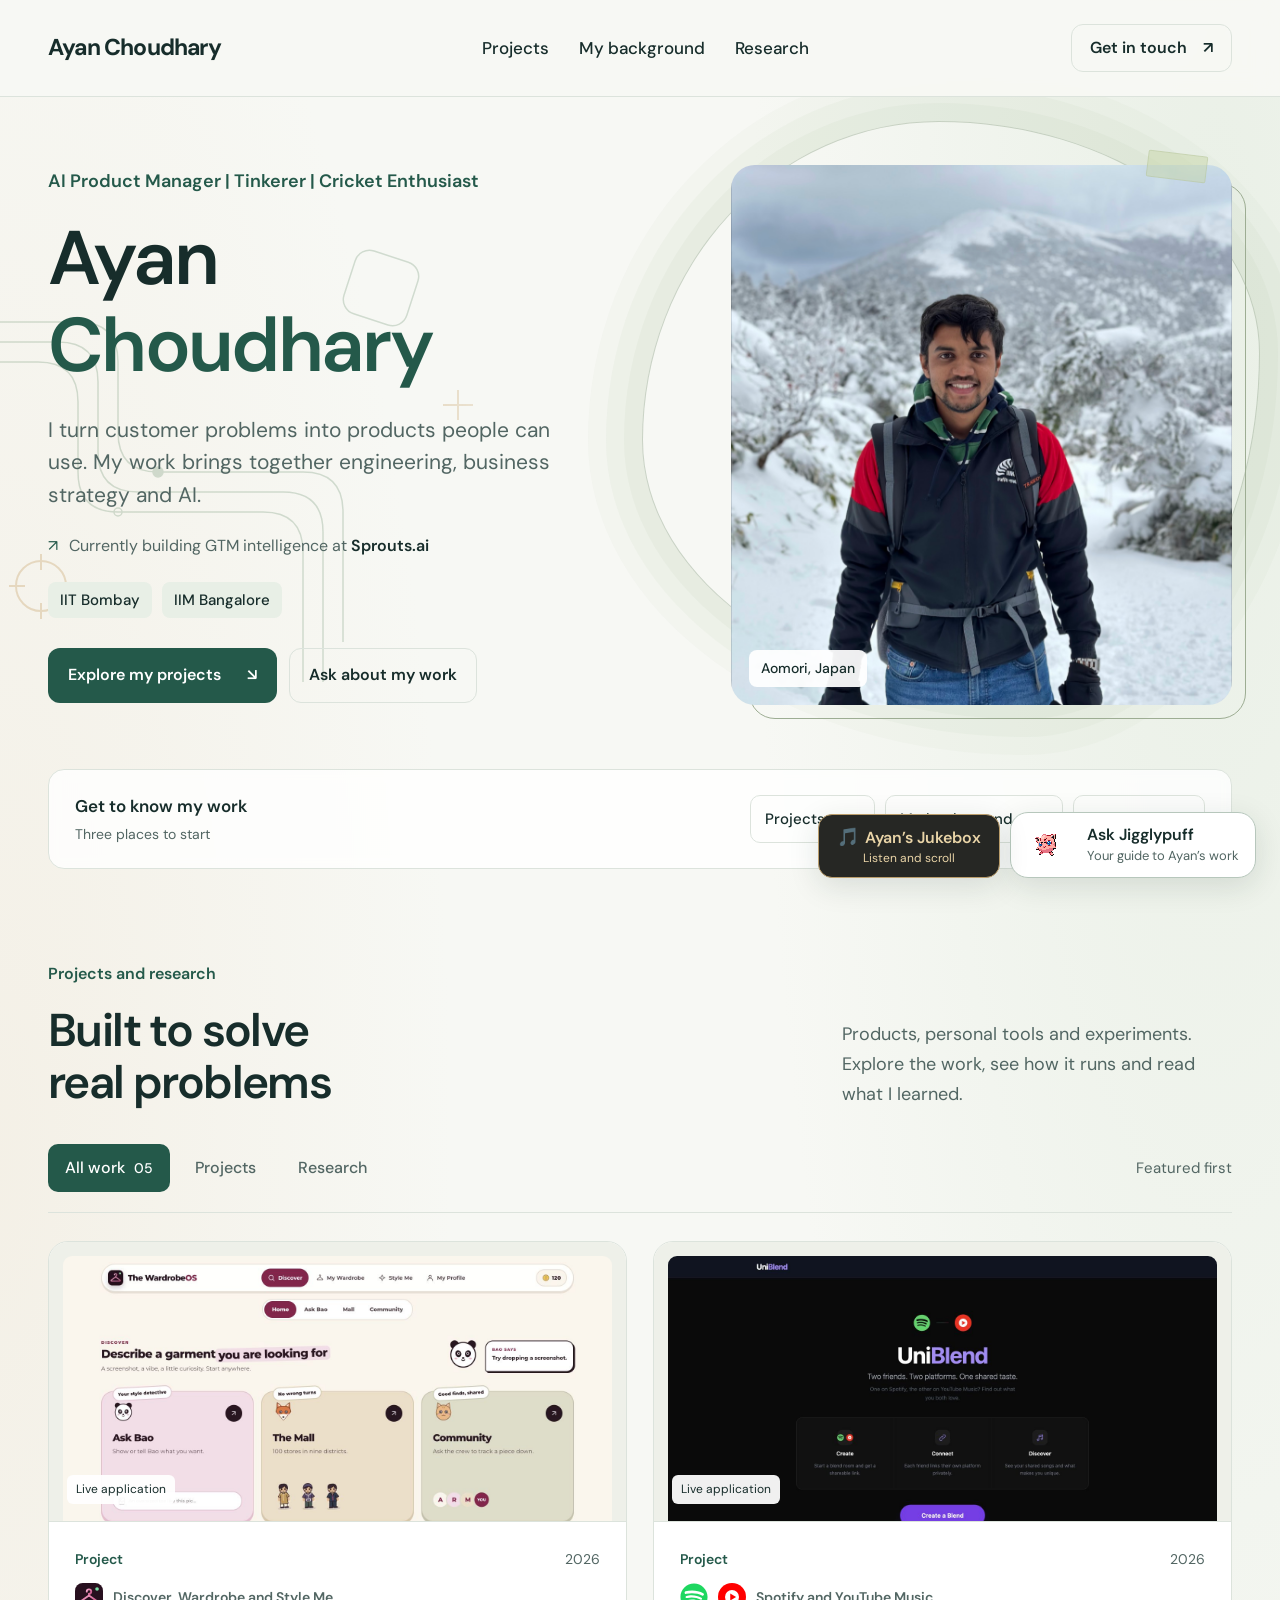
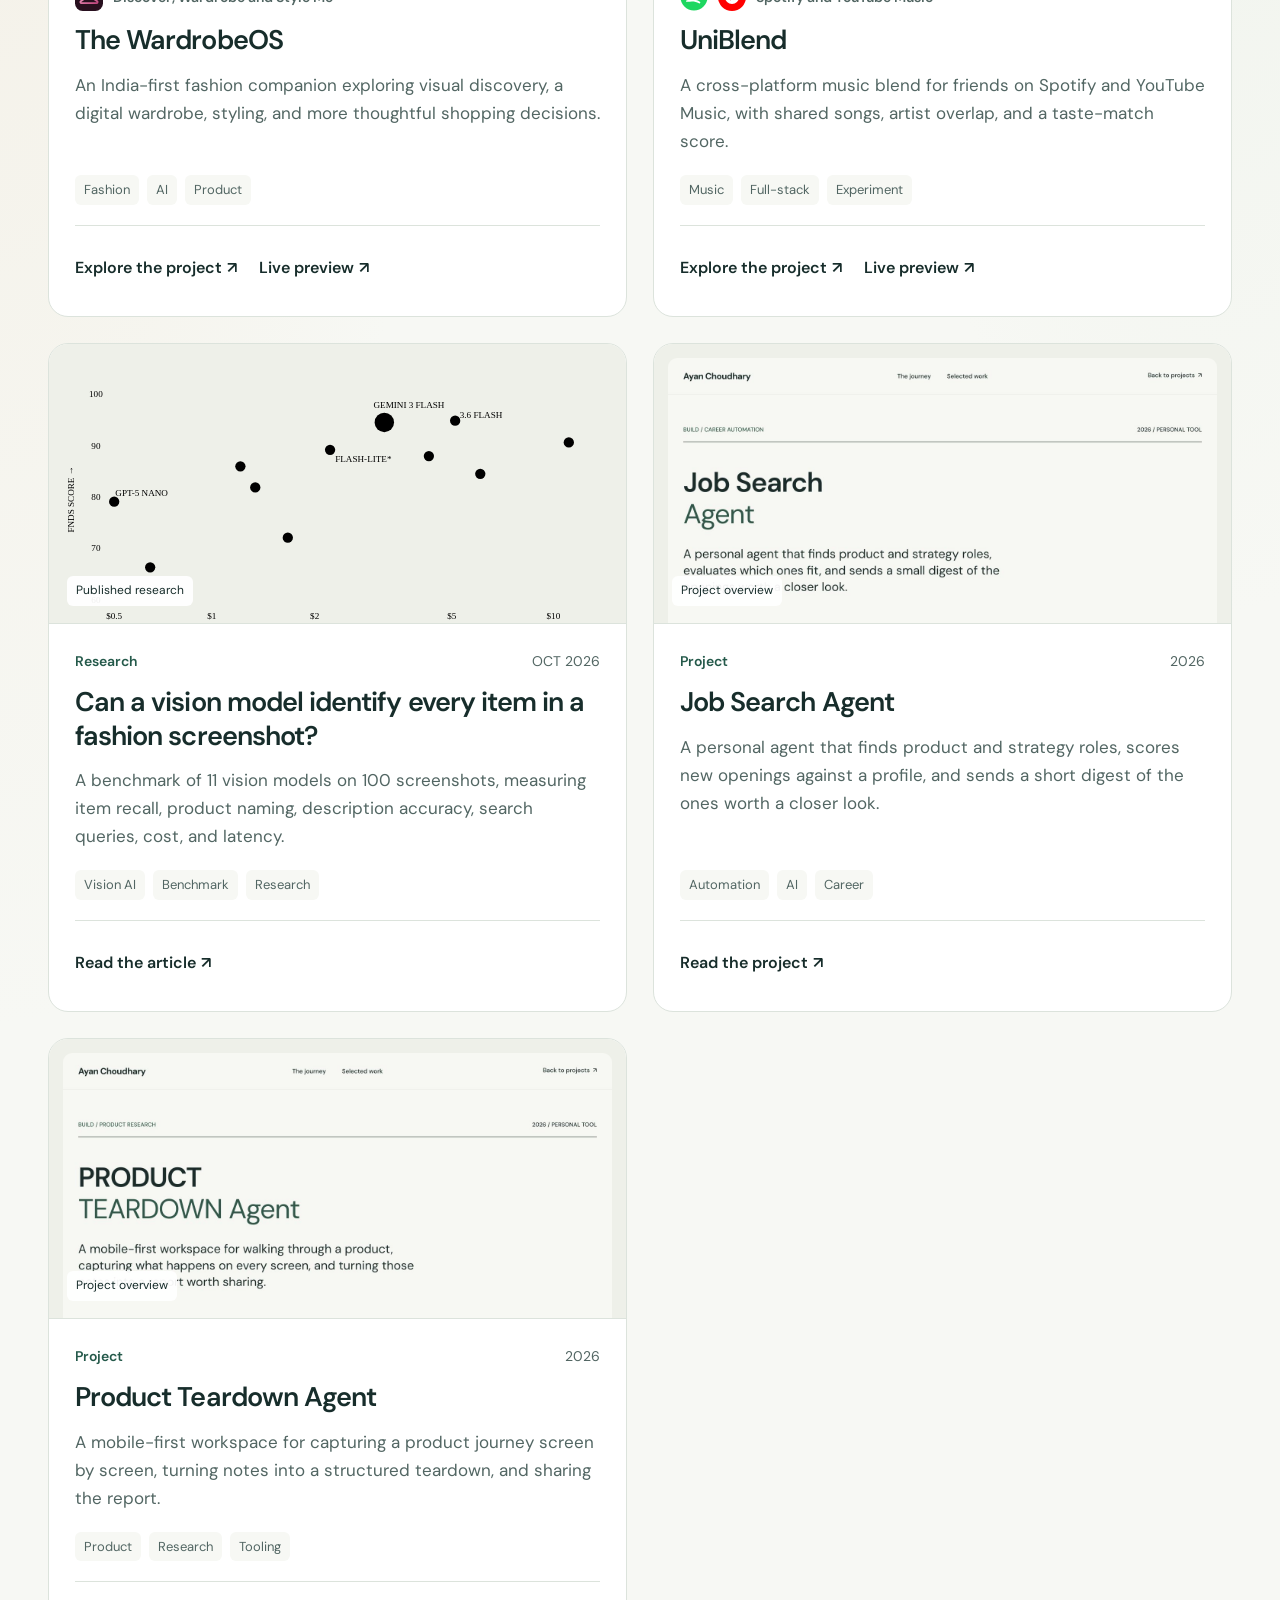
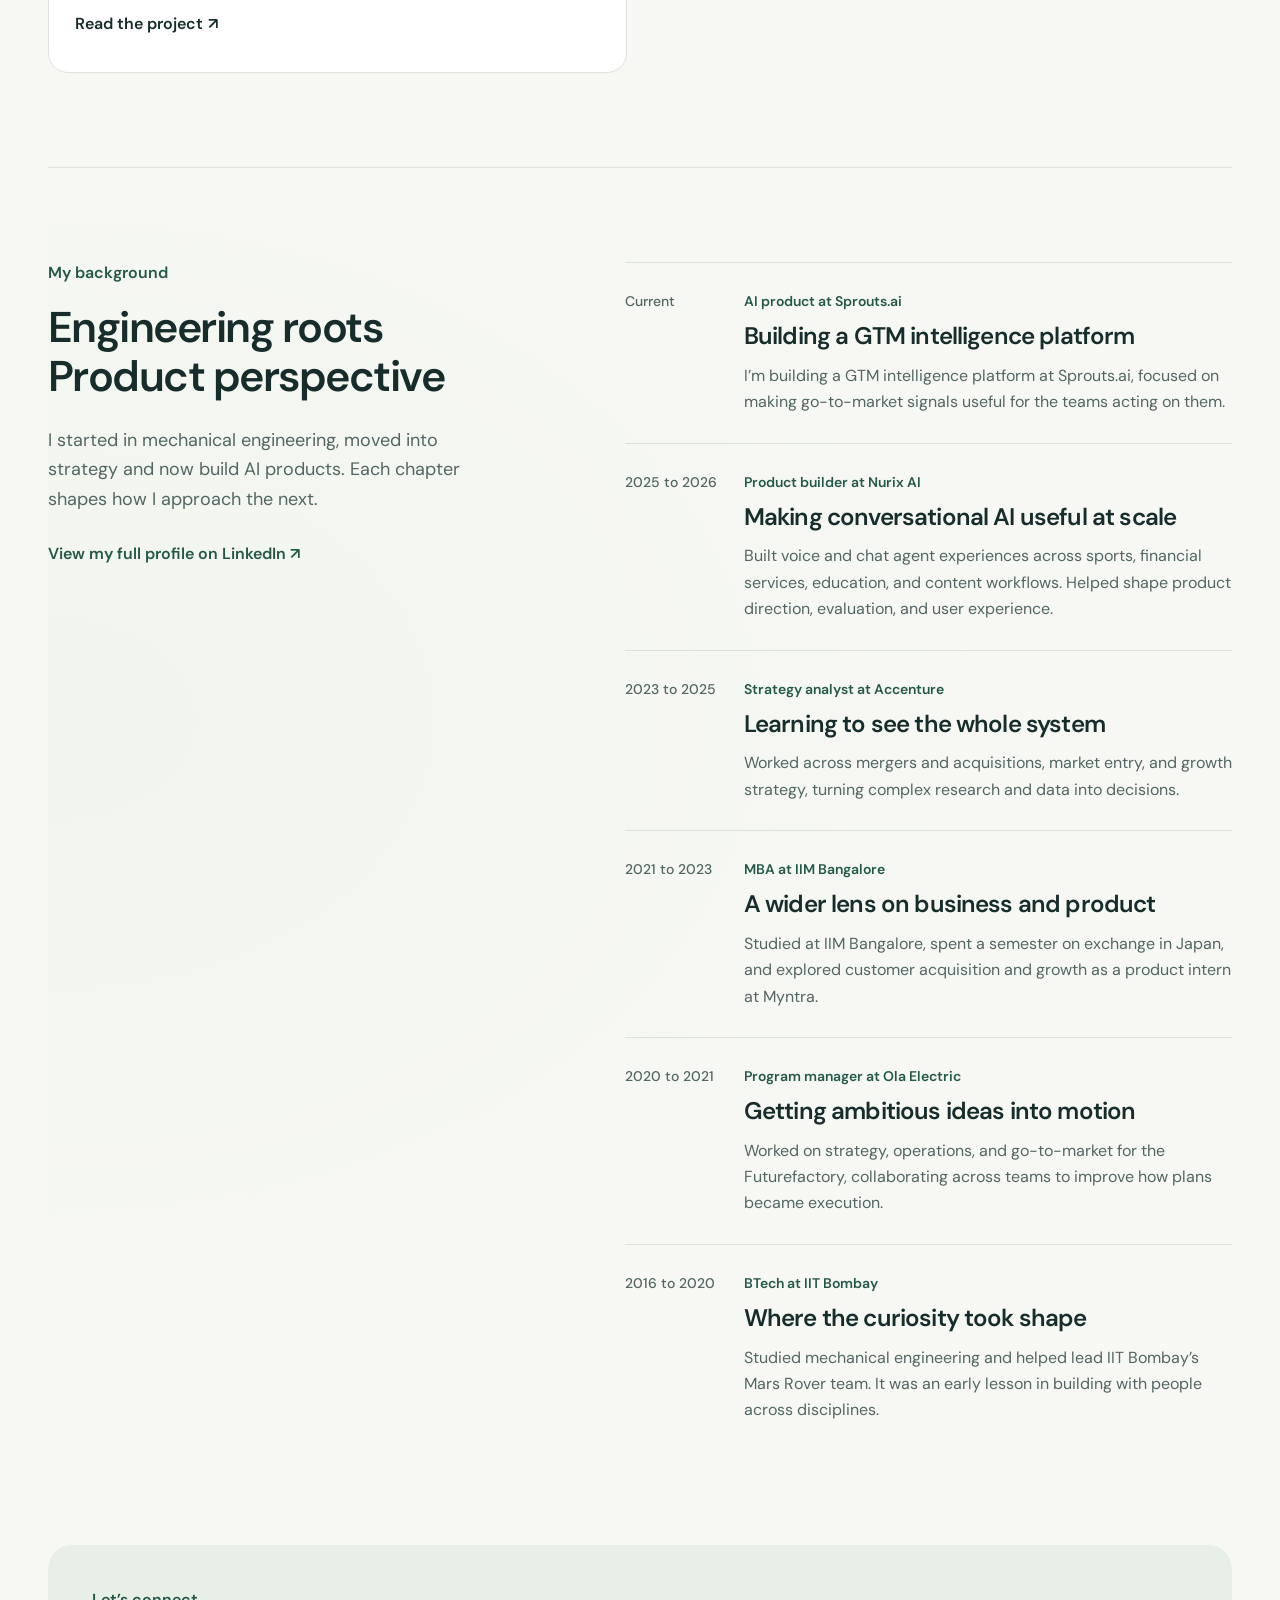
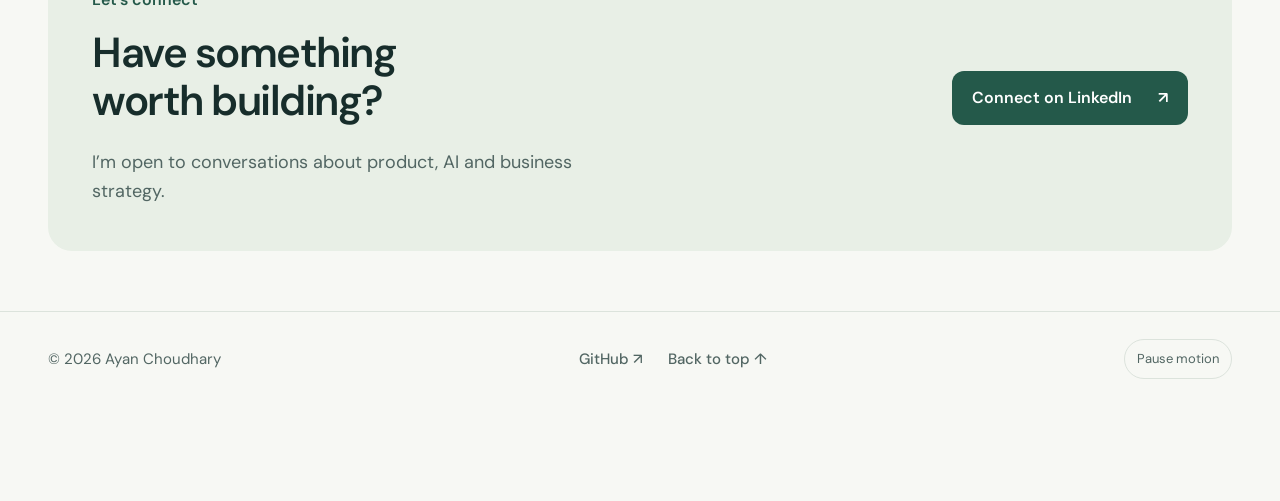
<file: index.html>
<!doctype html>
<html lang="en">
  <head>
    <meta charset="utf-8" />
    <meta name="viewport" content="width=device-width, initial-scale=1, viewport-fit=cover, interactive-widget=resizes-content" />
    <meta name="theme-color" content="#f7f8f4" />
    <meta name="description" content="Ayan Choudhary's journey across product, strategy, and AI, with articles and projects from along the way." />
    <meta property="og:type" content="website" />
    <meta property="og:title" content="Ayan Choudhary | Product, AI & Strategy" />
    <meta property="og:description" content="Product, AI and strategy. Explore Ayan Choudhary’s background, projects and research." />
    <meta property="og:url" content="https://choudharyayan.github.io/" />
    <link rel="canonical" href="https://choudharyayan.github.io/" />
    <link rel="icon" href="assets/favicon.svg?v=2" type="image/svg+xml" />
    <link rel="stylesheet" href="fonts.css?v=1" />
    <link rel="stylesheet" href="portfolio.css?v=3" />
    <link rel="stylesheet" href="guide.css?v=mobile-contact-1" />
    <title>Ayan Choudhary | Product, AI & Strategy</title>
    <script src="feed.js?v=4" defer></script>
    <script src="script.js?v=5" defer></script>
    <script src="knowledge.js?v=3" defer></script>
    <script src="guide-answer.js?v=3" defer></script>
    <script src="reply-animation.js?v=1" defer></script>
    <script src="guide.js?v=mobile-contact-1" defer></script>
    <script src="analytics.js?v=3" defer></script>
  <script defer src="music-catalog.js?v=1"></script>
<script defer src="music.js?v=4"></script>
</head>
  <body class="portfolio">
    <a class="skip-link" href="#main">Skip to content</a>
    <header class="site-header"><div class="shell header-inner"><a class="wordmark" href="#top" aria-label="Ayan Choudhary, back to top">Ayan Choudhary</a><nav class="main-nav" aria-label="Main navigation"><a href="#feed">Projects</a><a href="#journey">My background</a><a href="articles/vision-model-benchmark.html">Research</a></nav><a class="header-link" href="https://www.linkedin.com/in/choudhary-ayan/" target="_blank" rel="noopener noreferrer">Get in touch <span aria-hidden="true">↗</span></a></div></header>
    <main id="main"><div id="top"></div>
      <section class="hero shell" aria-labelledby="hero-title"><div class="hero-copy"><p class="hero-role">AI Product Manager | Tinkerer | Cricket Enthusiast</p><h1 id="hero-title">Ayan<br><span>Choudhary</span></h1><p class="hero-intro">I turn customer problems into products people can use. My work brings together engineering, business strategy and AI.</p><p class="current-role"><span aria-hidden="true">↗</span> Currently building GTM intelligence at <strong>Sprouts.ai</strong></p><div class="profile-credentials"><span>IIT Bombay</span><span>IIM Bangalore</span></div><div class="hero-actions"><a class="button primary" href="#feed">Explore my projects <span aria-hidden="true">↘</span></a><button class="button secondary" data-open-guide>Ask about my work</button></div></div><figure class="profile-photo"><img src="assets/ayan-aomori.png" alt="Ayan Choudhary on a snowy mountain path in Aomori, Japan" width="1079" height="1347" fetchpriority="high"><figcaption>Aomori, Japan</figcaption></figure></section>
      <div class="explore-strip shell"><div><strong>Get to know my work</strong><span data-explore-status role="status" aria-live="polite">Three places to start</span></div><nav aria-label="Explore the portfolio"><a href="#feed" data-explore="projects">Projects <span aria-hidden="true">↗</span></a><a href="#journey" data-explore="career">My background <span aria-hidden="true">↗</span></a><a href="articles/vision-model-benchmark.html" data-explore="research">Research <span aria-hidden="true">↗</span></a></nav></div>
      <section id="feed" class="feed-section section-pad" aria-labelledby="feed-title"><div class="shell"><div class="feed-heading"><div><p class="section-index">Projects and research</p><h2 id="feed-title">Built to solve<br> real problems</h2></div><p>Products, personal tools and experiments. Explore the work, see how it runs and read what I learned.</p></div><div class="feed-toolbar"><div class="feed-filters" role="group" aria-label="Filter projects and research"><button type="button" class="filter is-active" data-filter="all" aria-pressed="true">All work <span id="all-count"></span></button><button type="button" class="filter" data-filter="build" aria-pressed="false">Projects</button><button type="button" class="filter" data-filter="article" aria-pressed="false">Research</button></div><span class="feed-sort">Featured first</span></div><div id="feed-grid" class="feed-grid" aria-live="polite"></div><noscript><p>Explore <a href="articles/vision-model-benchmark.html">vision model research</a>, <a href="builds/job-search-agent.html">Job Search Agent</a>, <a href="builds/product-teardown-agent.html">Product Teardown Agent</a>, <a href="https://app.thewardrobeos.com">The WardrobeOS</a> and <a href="https://github.com/ChoudharyAyan/uniblend">UniBlend</a>.</p></noscript></div></section>
      <section id="journey" class="journey-section shell section-pad" aria-labelledby="journey-title"><div class="section-aside"><p class="section-index">My background</p><h2 id="journey-title">Engineering roots<br>Product perspective</h2><p class="aside-copy">I started in mechanical engineering, moved into strategy and now build AI products. Each chapter shapes how I approach the next.</p><a class="text-link" href="https://www.linkedin.com/in/choudhary-ayan/" target="_blank" rel="noopener noreferrer">View my full profile on LinkedIn ↗</a></div><div class="timeline" aria-label="Career and education timeline">
          <article class="timeline-item current">
            <div class="timeline-when">Current <span class="current-pulse" aria-label="Current role"></span></div>
            <div class="timeline-content"><p class="item-kicker">AI product at Sprouts.ai</p><h3>Building a GTM intelligence platform</h3><p>I’m building a GTM intelligence platform at Sprouts.ai, focused on making go-to-market signals useful for the teams acting on them.</p></div>
          </article>
          <article class="timeline-item">
            <div class="timeline-when">2025 to 2026</div>
            <div class="timeline-content"><p class="item-kicker">Product builder at Nurix AI</p><h3>Making conversational AI useful at scale</h3><p>Built voice and chat agent experiences across sports, financial services, education, and content workflows. Helped shape product direction, evaluation, and user experience.</p></div>
          </article>
          <article class="timeline-item">
            <div class="timeline-when">2023 to 2025</div>
            <div class="timeline-content"><p class="item-kicker">Strategy analyst at Accenture</p><h3>Learning to see the whole system</h3><p>Worked across mergers and acquisitions, market entry, and growth strategy, turning complex research and data into decisions.</p></div>
          </article>
          <article class="timeline-item">
            <div class="timeline-when">2021 to 2023</div>
            <div class="timeline-content"><p class="item-kicker">MBA at IIM Bangalore</p><h3>A wider lens on business and product</h3><p>Studied at IIM Bangalore, spent a semester on exchange in Japan, and explored customer acquisition and growth as a product intern at Myntra.</p></div>
          </article>
          <article class="timeline-item">
            <div class="timeline-when">2020 to 2021</div>
            <div class="timeline-content"><p class="item-kicker">Program manager at Ola Electric</p><h3>Getting ambitious ideas into motion</h3><p>Worked on strategy, operations, and go-to-market for the Futurefactory, collaborating across teams to improve how plans became execution.</p></div>
          </article>
          <article class="timeline-item">
            <div class="timeline-when">2016 to 2020</div>
            <div class="timeline-content"><p class="item-kicker">BTech at IIT Bombay</p><h3>Where the curiosity took shape</h3><p>Studied mechanical engineering and helped lead IIT Bombay’s Mars Rover team. It was an early lesson in building with people across disciplines.</p></div>
          </article>
        </div></section>
      <section class="contact-section shell" aria-labelledby="contact-title"><div><p class="section-index">Let’s connect</p><h2 id="contact-title">Have something<br>worth building?</h2><p>I’m open to conversations about product, AI and business strategy.</p></div><a class="button primary" href="https://www.linkedin.com/in/choudhary-ayan/" target="_blank" rel="noopener noreferrer">Connect on LinkedIn <span aria-hidden="true">↗</span></a></section>
    </main><footer class="site-footer"><div class="shell footer-bottom"><span>© <span id="year">2026</span> Ayan Choudhary</span><div class="footer-links"><a href="https://github.com/ChoudharyAyan" target="_blank" rel="noopener noreferrer">GitHub ↗</a><a href="#top">Back to top ↑</a></div></div></footer><div id="profile-guide"></div>
  </body>
</html>
</file>
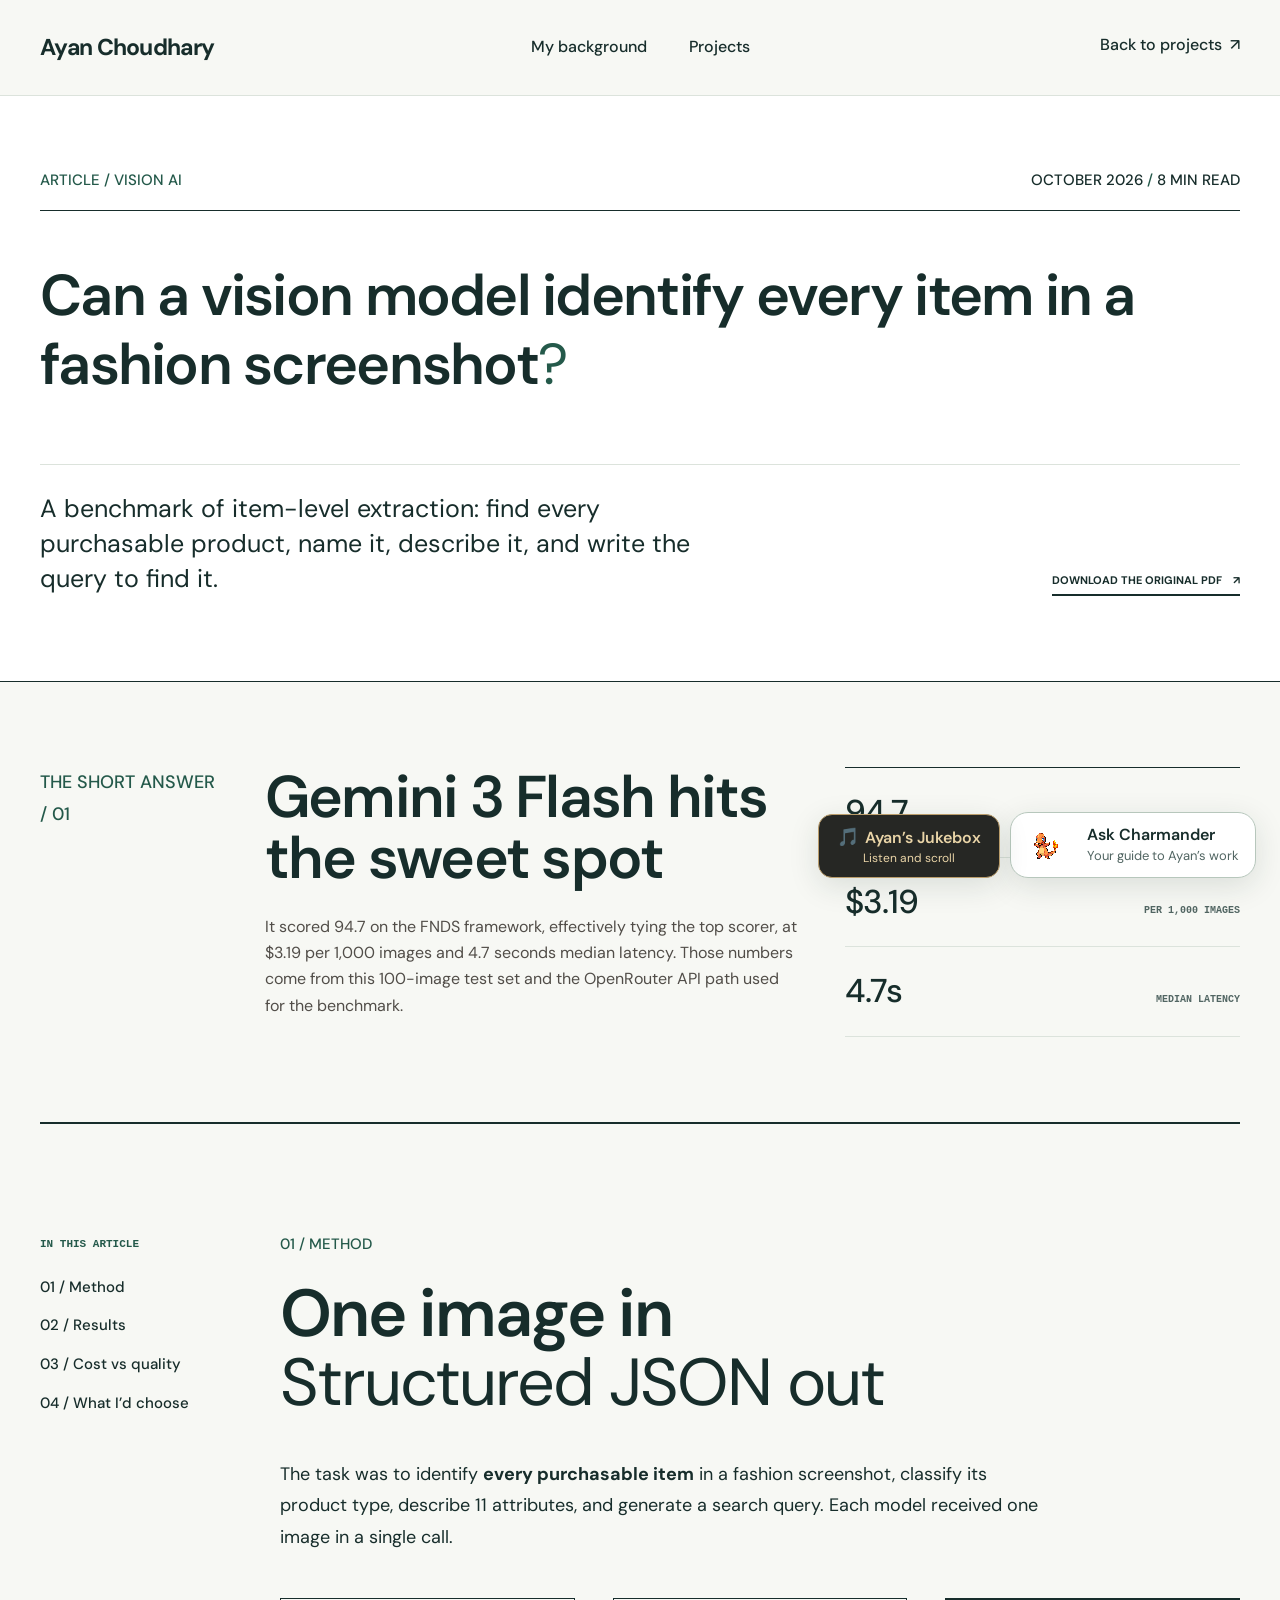
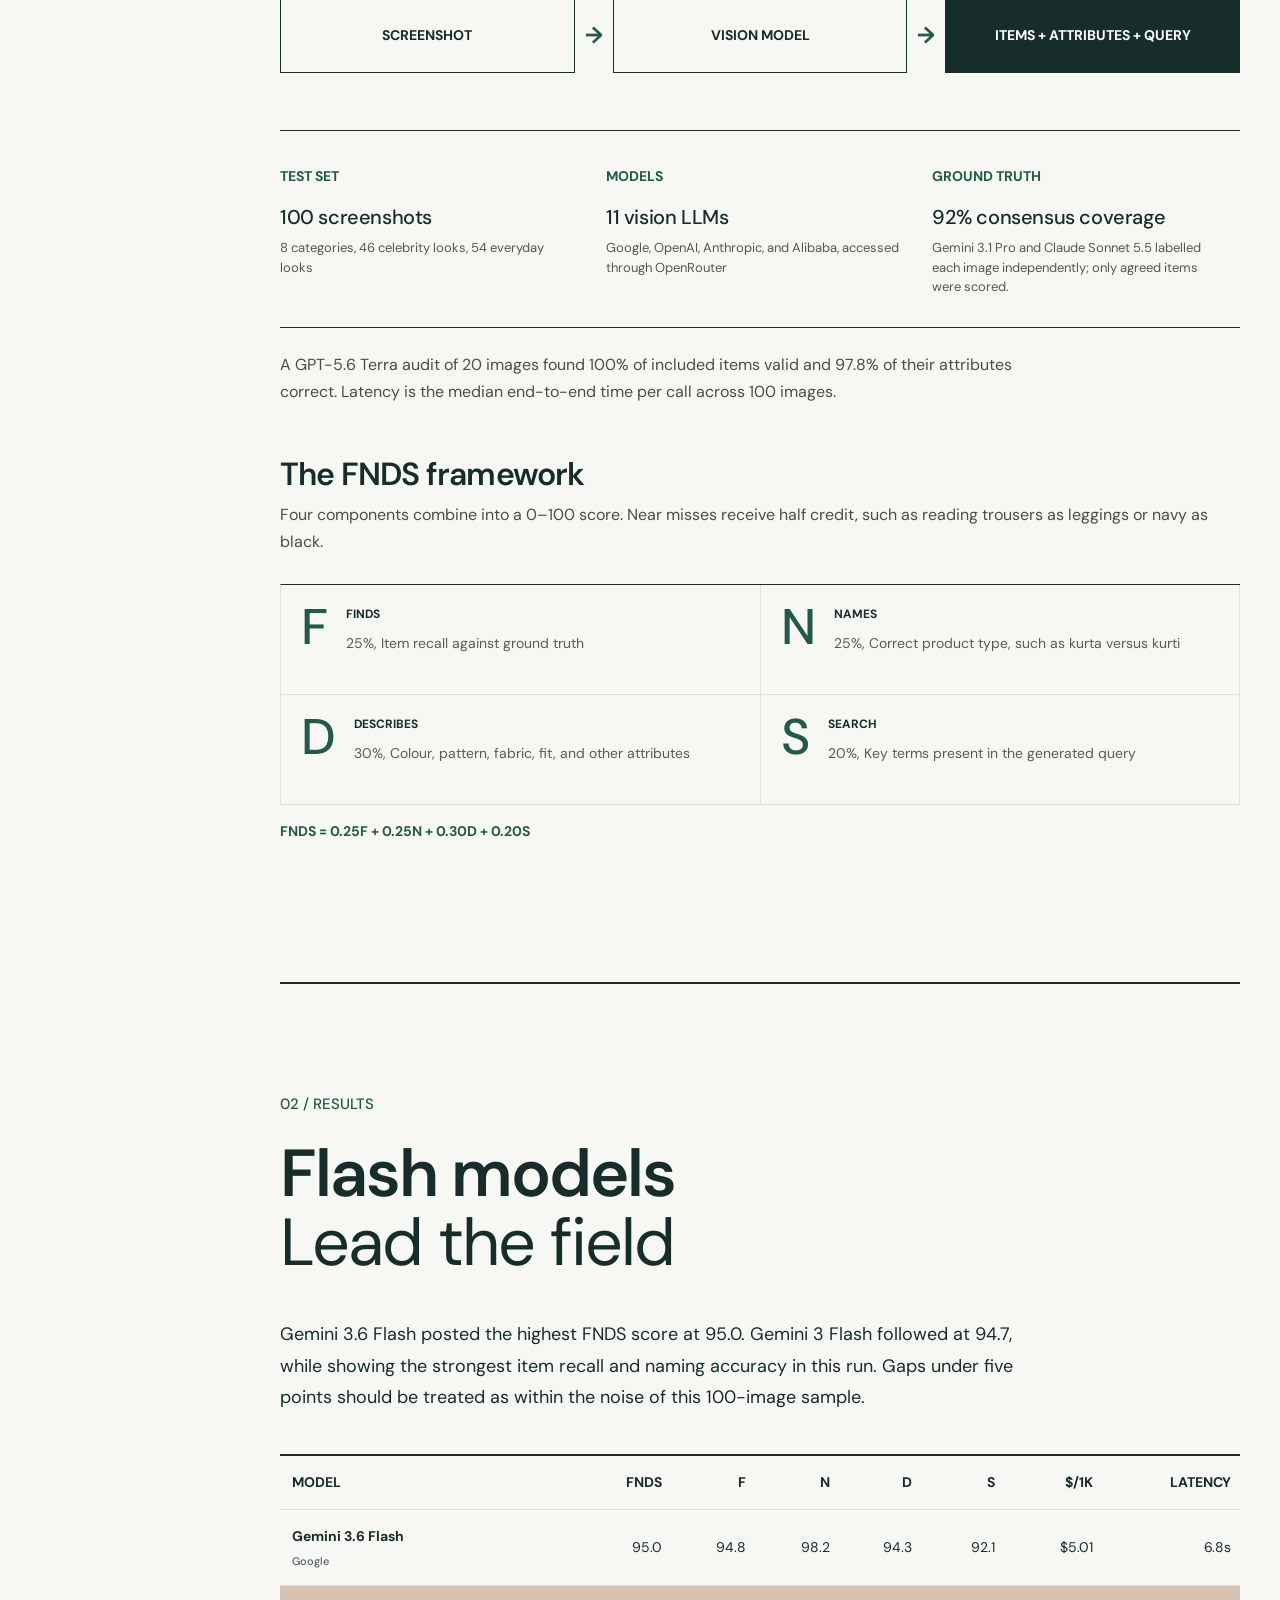
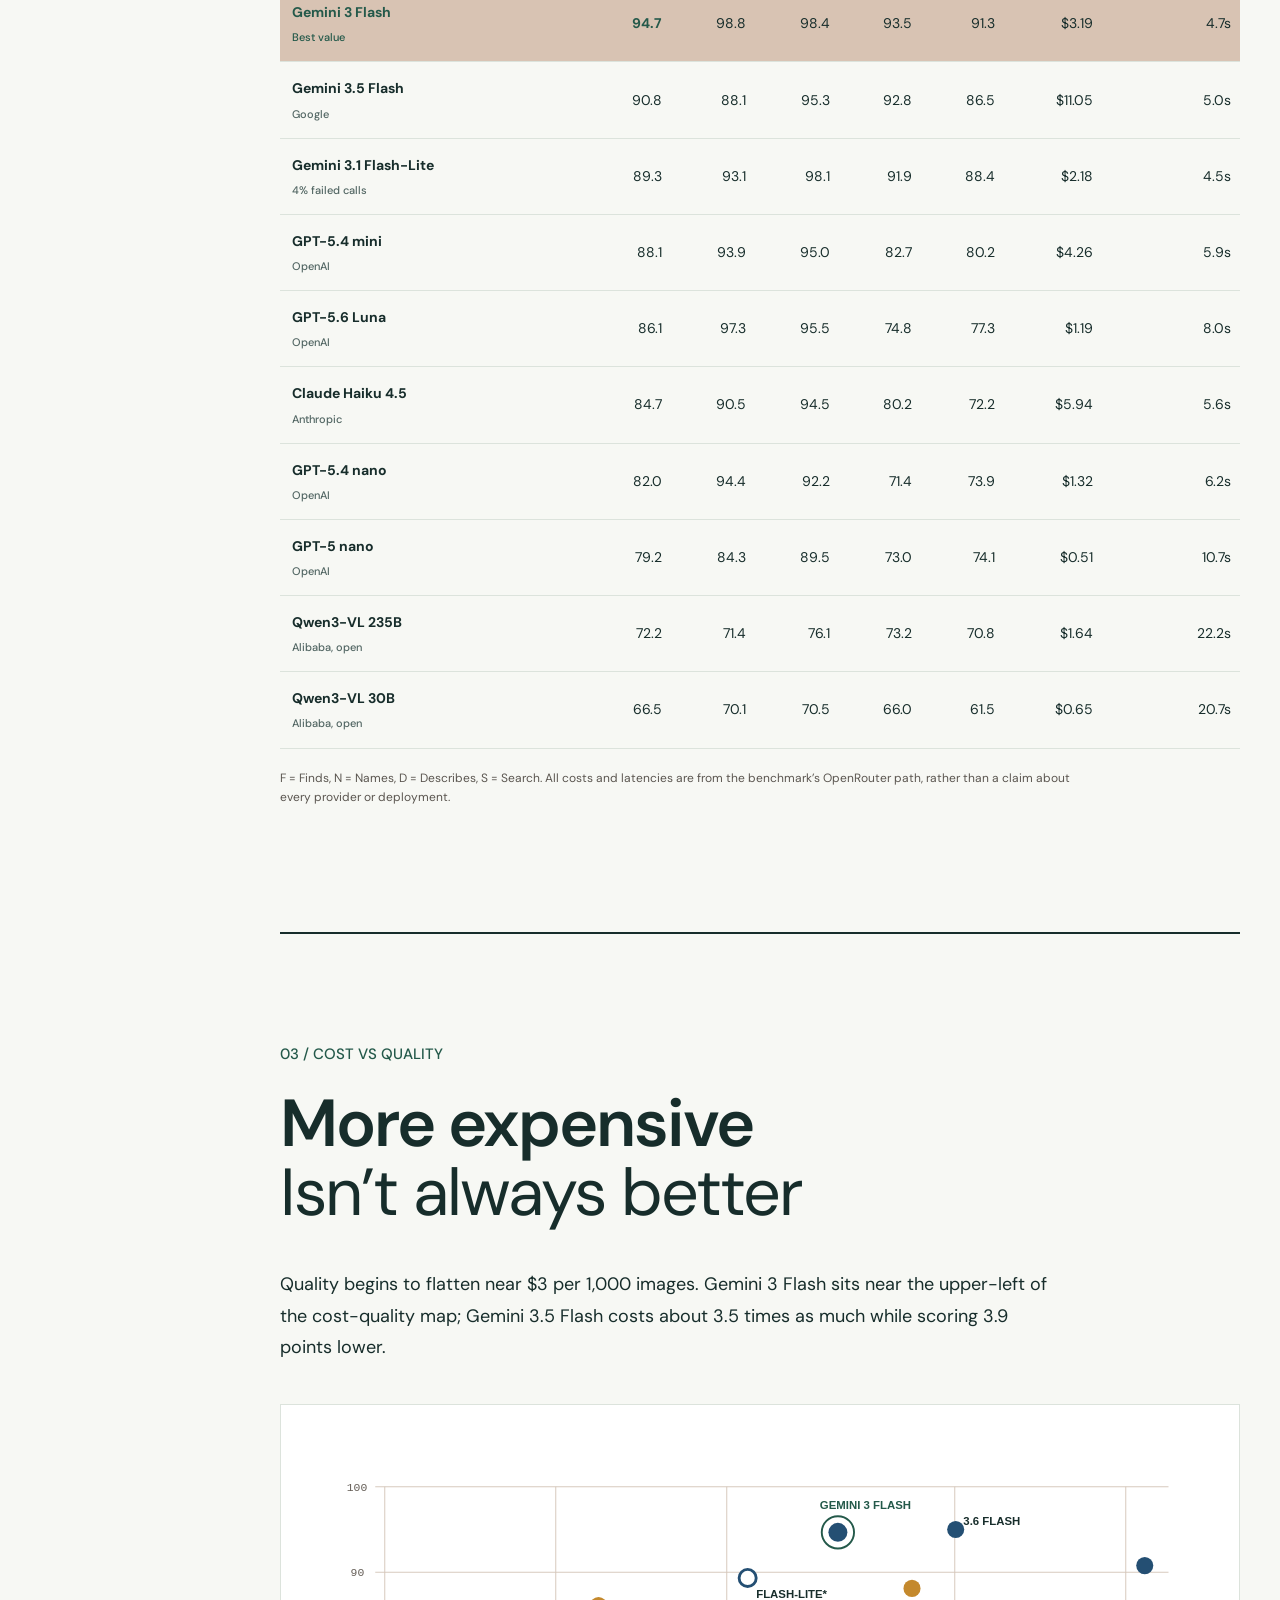
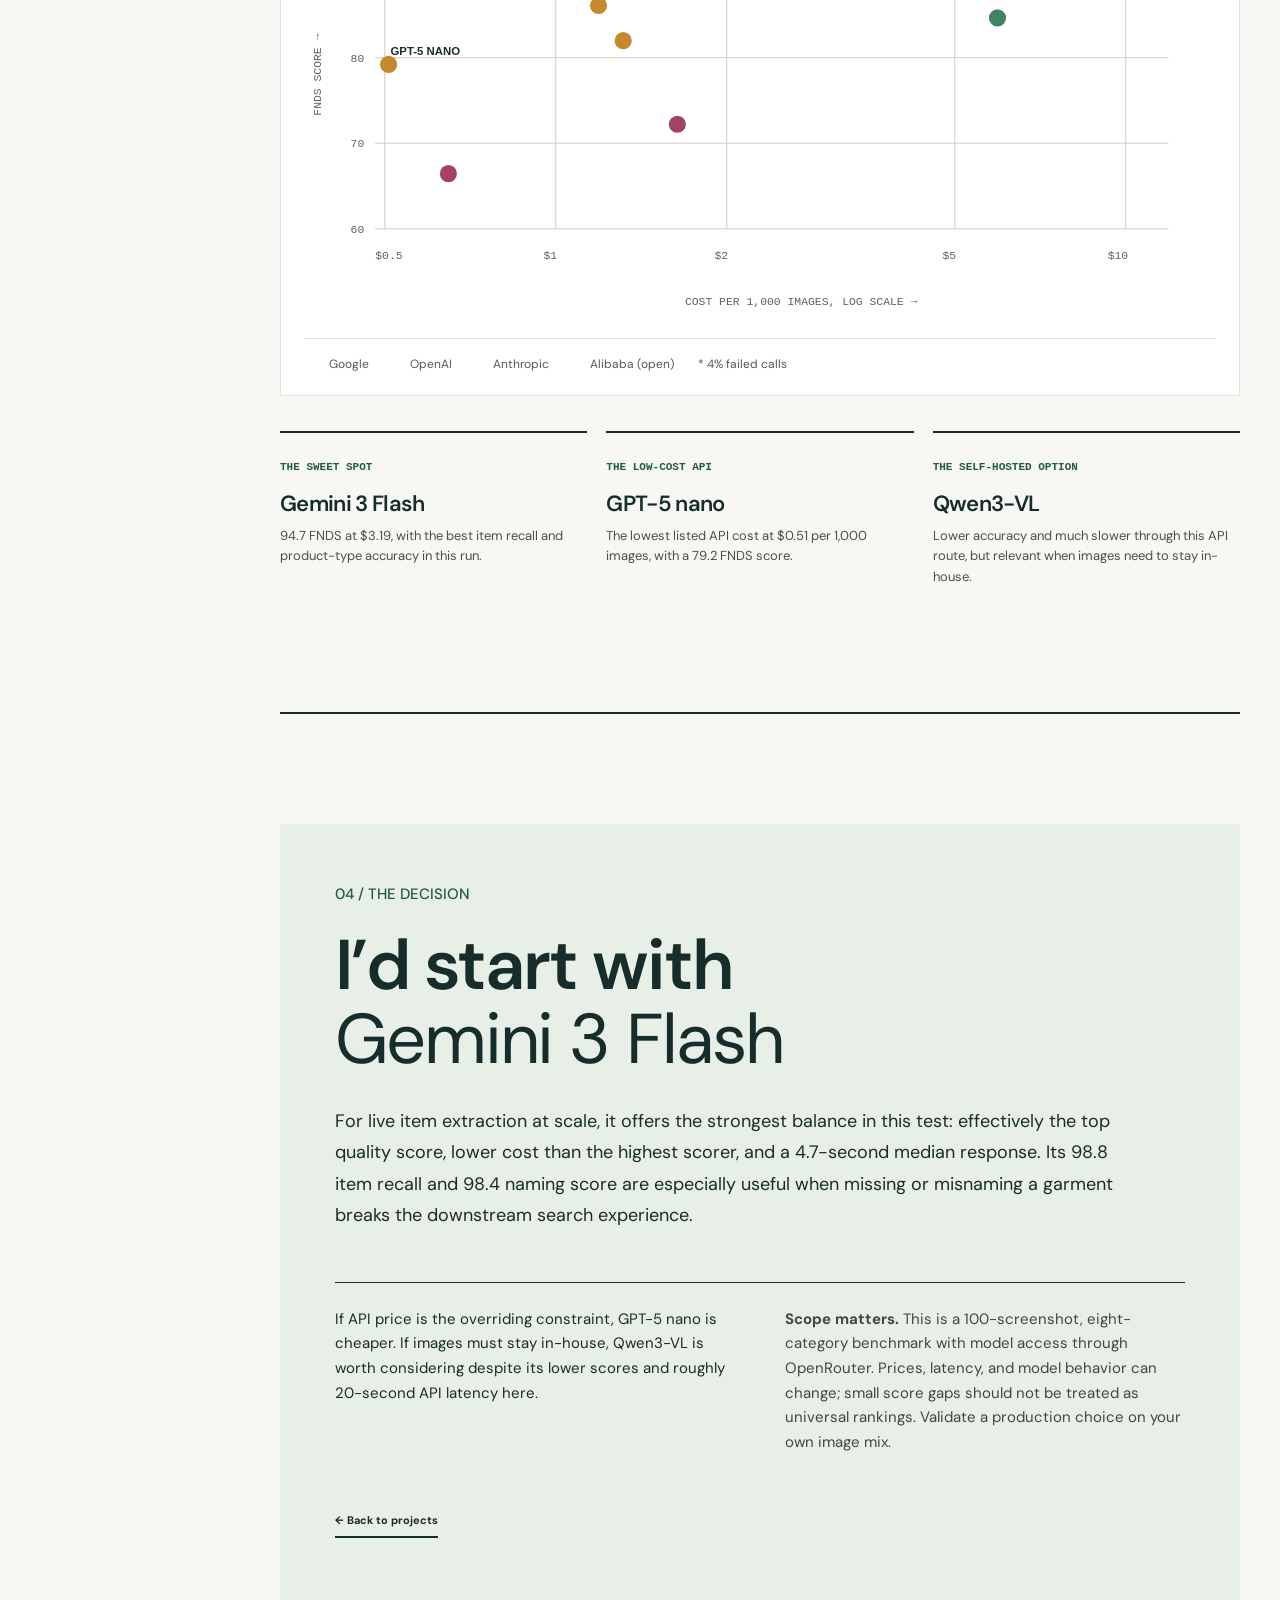
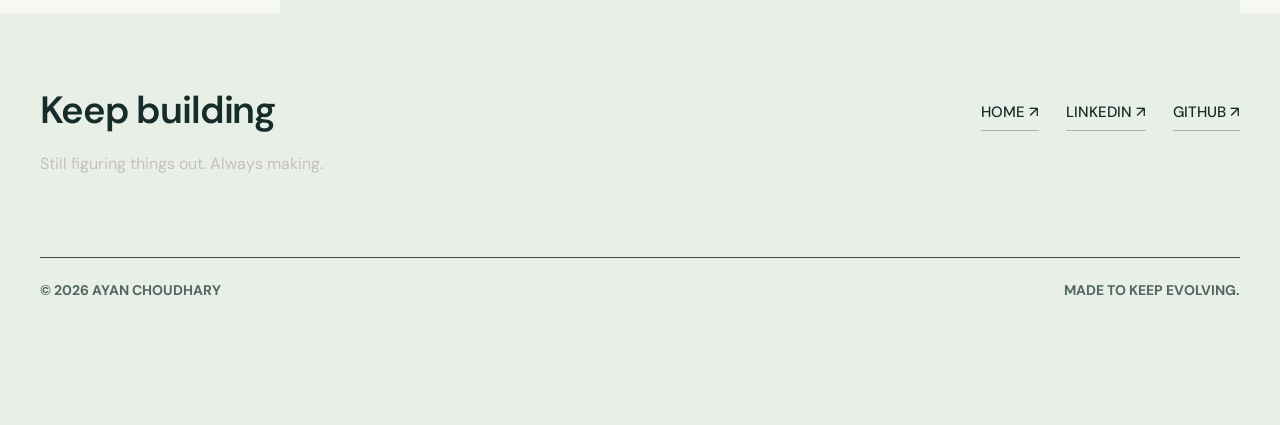
<file: articles/vision-model-benchmark.html>
<!doctype html>
<html lang="en">
  <head>
    <meta charset="utf-8" />
    <meta name="viewport" content="width=device-width, initial-scale=1, viewport-fit=cover, interactive-widget=resizes-content" />
    <meta name="theme-color" content="#eae5df" />
    <meta name="description" content="Ayan Choudhary's benchmark of 11 vision models on extracting fashion products from 100 screenshots, including accuracy, cost, and latency." />
    <meta property="og:type" content="article" />
    <meta property="og:title" content="Vision Model Benchmark | Ayan Choudhary" />
    <meta property="og:description" content="Can a vision model identify every item in a fashion screenshot? An item-level benchmark of 11 models on 100 images." />
    <meta property="og:url" content="https://choudharyayan.github.io/articles/vision-model-benchmark.html" />
    <link rel="canonical" href="https://choudharyayan.github.io/articles/vision-model-benchmark.html" />
    <link rel="icon" href="../assets/favicon.svg?v=2" type="image/svg+xml" />
    <link rel="stylesheet" href="../fonts.css?v=1" />
    <link rel="stylesheet" href="../styles.css?v=2" />
    <link rel="stylesheet" href="../article.css?v=2" />
    <link rel="stylesheet" href="../typography.css?v=3" />
    <link rel="stylesheet" href="../reading.css?v=2" />
    <link rel="stylesheet" href="../guide.css?v=mobile-contact-1" />
    <title>Vision Model Benchmark | Ayan Choudhary</title>
    <script src="../feed.js?v=4" defer></script>
    <script src="../knowledge.js?v=3" defer></script>
    <script src="../guide-answer.js?v=3" defer></script>
    <script src="../reply-animation.js?v=1" defer></script>
    <script src="../guide.js?v=mobile-contact-1" defer></script>
    <script src="../analytics.js?v=3" defer></script>
  <script defer src="../music-catalog.js?v=1"></script>
<script defer src="../music.js?v=4"></script>
</head>
  <body class="reading-page">
    <a class="skip-link" href="#article">Skip to article</a>
    <header class="site-header">
      <div class="shell header-inner">
        <a class="wordmark" href="../index.html" aria-label="Ayan Choudhary, home">Ayan Choudhary</a>
        <nav class="main-nav" aria-label="Main navigation"><a href="../index.html#journey">My background</a><a href="../index.html#feed">Projects</a></nav>
        <a class="header-link" href="../index.html#feed">Back to projects <span aria-hidden="true">↗</span></a>
      </div>
    </header>

    <main id="article">
      <article>
        <header class="article-hero">
          <div class="shell article-hero-inner">
            <div class="article-topline"><span>ARTICLE / VISION AI</span><span>OCTOBER 2026 <span aria-hidden="true">/</span> 8 MIN READ</span></div>
            <h1>Can a vision model identify every item in a fashion screenshot<span class="article-question">?</span></h1>
            <div class="article-deck-row">
              <p>A benchmark of item-level extraction: find every purchasable product, name it, describe it, and write the query to find it.</p>
              <a href="../assets/vision-model-benchmark-v2.pdf" download>DOWNLOAD THE ORIGINAL PDF <span aria-hidden="true">↗</span></a>
            </div>
          </div>
        </header>

        <div class="article-summary shell">
          <p class="article-section-label">THE SHORT ANSWER / 01</p>
          <div><h2>Gemini 3 Flash hits the sweet spot</h2><p>It scored 94.7 on the FNDS framework, effectively tying the top scorer, at $3.19 per 1,000 images and 4.7 seconds median latency. Those numbers come from this 100-image test set and the OpenRouter API path used for the benchmark.</p></div>
          <div class="summary-metrics"><div><strong>94.7</strong><span>FNDS SCORE</span></div><div><strong>$3.19</strong><span>PER 1,000 IMAGES</span></div><div><strong>4.7s</strong><span>MEDIAN LATENCY</span></div></div>
        </div>

        <div class="article-body shell">
          <nav class="article-toc" aria-label="On this page"><span>IN THIS ARTICLE</span><a href="#method">01 / Method</a><a href="#results">02 / Results</a><a href="#cost-quality">03 / Cost vs quality</a><a href="#decision">04 / What I’d choose</a></nav>

          <section id="method" class="article-section" aria-labelledby="method-title">
            <div class="article-section-heading"><p class="article-section-label">01 / METHOD</p><h2 id="method-title">One image in<br /><span>Structured JSON out</span></h2></div>
            <p class="lead">The task was to identify <strong>every purchasable item</strong> in a fashion screenshot, classify its product type, describe 11 attributes, and generate a search query. Each model received one image in a single call.</p>
            <div class="pipeline" aria-label="Screenshot to vision model to extracted items and search query"><span>SCREENSHOT</span><b aria-hidden="true">→</b><span>VISION MODEL</span><b aria-hidden="true">→</b><span>ITEMS + ATTRIBUTES + QUERY</span></div>
            <div class="method-facts"><div><span>TEST SET</span><strong>100 screenshots</strong><p>8 categories, 46 celebrity looks, 54 everyday looks</p></div><div><span>MODELS</span><strong>11 vision LLMs</strong><p>Google, OpenAI, Anthropic, and Alibaba, accessed through OpenRouter</p></div><div><span>GROUND TRUTH</span><strong>92% consensus coverage</strong><p>Gemini 3.1 Pro and Claude Sonnet 5.5 labelled each image independently; only agreed items were scored.</p></div></div>
            <p class="method-note">A GPT-5.6 Terra audit of 20 images found 100% of included items valid and 97.8% of their attributes correct. Latency is the median end-to-end time per call across 100 images.</p>
            <h3 class="subhead">The FNDS framework</h3>
            <p>Four components combine into a 0–100 score. Near misses receive half credit, such as reading trousers as leggings or navy as black.</p>
            <div class="framework-grid" aria-label="FNDS scoring weights"><div><b>F</b><span><strong>FINDS</strong><small>25%, Item recall against ground truth</small></span></div><div><b>N</b><span><strong>NAMES</strong><small>25%, Correct product type, such as kurta versus kurti</small></span></div><div><b>D</b><span><strong>DESCRIBES</strong><small>30%, Colour, pattern, fabric, fit, and other attributes</small></span></div><div><b>S</b><span><strong>SEARCH</strong><small>20%, Key terms present in the generated query</small></span></div></div>
            <p class="formula">FNDS = 0.25F + 0.25N + 0.30D + 0.20S</p>
          </section>

          <section id="results" class="article-section" aria-labelledby="results-title">
            <div class="article-section-heading"><p class="article-section-label">02 / RESULTS</p><h2 id="results-title">Flash models<br /><span>Lead the field</span></h2></div>
            <p class="lead">Gemini 3.6 Flash posted the highest FNDS score at 95.0. Gemini 3 Flash followed at 94.7, while showing the strongest item recall and naming accuracy in this run. Gaps under five points should be treated as within the noise of this 100-image sample.</p>
            <p class="scroll-hint">SWIPE TO SEE ALL COLUMNS →</p>
            <div class="results-table-wrap" role="region" aria-label="Benchmark results table" tabindex="0">
              <table class="results-table">
                <caption>Item-level extraction results, sorted by FNDS score. Scores are out of 100; cost is per 1,000 images.</caption>
                <thead><tr><th scope="col">MODEL</th><th scope="col">FNDS</th><th scope="col">F</th><th scope="col">N</th><th scope="col">D</th><th scope="col">S</th><th scope="col">$/1K</th><th scope="col">LATENCY</th></tr></thead>
                <tbody>
                  <tr><th scope="row">Gemini 3.6 Flash <small>Google</small></th><td>95.0</td><td>94.8</td><td>98.2</td><td>94.3</td><td>92.1</td><td>$5.01</td><td>6.8s</td></tr>
                  <tr class="best-row"><th scope="row">Gemini 3 Flash <small>Best value</small></th><td>94.7</td><td>98.8</td><td>98.4</td><td>93.5</td><td>91.3</td><td>$3.19</td><td>4.7s</td></tr>
                  <tr><th scope="row">Gemini 3.5 Flash <small>Google</small></th><td>90.8</td><td>88.1</td><td>95.3</td><td>92.8</td><td>86.5</td><td>$11.05</td><td>5.0s</td></tr>
                  <tr><th scope="row">Gemini 3.1 Flash-Lite <small>4% failed calls</small></th><td>89.3</td><td>93.1</td><td>98.1</td><td>91.9</td><td>88.4</td><td>$2.18</td><td>4.5s</td></tr>
                  <tr><th scope="row">GPT-5.4 mini <small>OpenAI</small></th><td>88.1</td><td>93.9</td><td>95.0</td><td>82.7</td><td>80.2</td><td>$4.26</td><td>5.9s</td></tr>
                  <tr><th scope="row">GPT-5.6 Luna <small>OpenAI</small></th><td>86.1</td><td>97.3</td><td>95.5</td><td>74.8</td><td>77.3</td><td>$1.19</td><td>8.0s</td></tr>
                  <tr><th scope="row">Claude Haiku 4.5 <small>Anthropic</small></th><td>84.7</td><td>90.5</td><td>94.5</td><td>80.2</td><td>72.2</td><td>$5.94</td><td>5.6s</td></tr>
                  <tr><th scope="row">GPT-5.4 nano <small>OpenAI</small></th><td>82.0</td><td>94.4</td><td>92.2</td><td>71.4</td><td>73.9</td><td>$1.32</td><td>6.2s</td></tr>
                  <tr><th scope="row">GPT-5 nano <small>OpenAI</small></th><td>79.2</td><td>84.3</td><td>89.5</td><td>73.0</td><td>74.1</td><td>$0.51</td><td>10.7s</td></tr>
                  <tr><th scope="row">Qwen3-VL 235B <small>Alibaba, open</small></th><td>72.2</td><td>71.4</td><td>76.1</td><td>73.2</td><td>70.8</td><td>$1.64</td><td>22.2s</td></tr>
                  <tr><th scope="row">Qwen3-VL 30B <small>Alibaba, open</small></th><td>66.5</td><td>70.1</td><td>70.5</td><td>66.0</td><td>61.5</td><td>$0.65</td><td>20.7s</td></tr>
                </tbody>
              </table>
            </div>
            <p class="table-note">F = Finds, N = Names, D = Describes, S = Search. All costs and latencies are from the benchmark’s OpenRouter path, rather than a claim about every provider or deployment.</p>
          </section>

          <section id="cost-quality" class="article-section" aria-labelledby="cost-title">
            <div class="article-section-heading"><p class="article-section-label">03 / COST VS QUALITY</p><h2 id="cost-title">More expensive<br /><span>Isn’t always better</span></h2></div>
            <p class="lead">Quality begins to flatten near $3 per 1,000 images. Gemini 3 Flash sits near the upper-left of the cost-quality map; Gemini 3.5 Flash costs about 3.5 times as much while scoring 3.9 points lower.</p>
            <p class="scroll-hint">SWIPE TO EXPLORE THE CHART →</p>
            <div class="chart-scroll" role="region" aria-label="Cost versus quality chart" tabindex="0"><div class="chart-frame">
              <svg viewBox="0 0 960 540" role="img" aria-labelledby="chart-title chart-desc" xmlns="http://www.w3.org/2000/svg">
                <title id="chart-title">FNDS score versus cost per 1,000 images</title><desc id="chart-desc">Scatter plot of all 11 tested vision models. Gemini 3 Flash scores 94.7 at $3.19 and is highlighted as the best value.</desc>
                <g class="chart-grid"><path d="M75 65H910M75 155H910M75 245H910M75 335H910M75 425H910"/><path d="M85 65V425M265 65V425M445 65V425M685 65V425M865 65V425"/></g>
                <g class="chart-axis"><text x="45" y="69">100</text><text x="49" y="159">90</text><text x="49" y="249">80</text><text x="49" y="339">70</text><text x="49" y="429">60</text><text x="75" y="457">$0.5</text><text x="252" y="457">$1</text><text x="432" y="457">$2</text><text x="672" y="457">$5</text><text x="846" y="457">$10</text><text x="401" y="505">COST PER 1,000 IMAGES, LOG SCALE →</text><text transform="translate(18 306) rotate(-90)">FNDS SCORE →</text></g>
                <g class="chart-points">
                  <circle class="google" cx="686" cy="110" r="9"><title>Gemini 3.6 Flash: 95.0, $5.01</title></circle>
                  <circle class="best-ring" cx="562" cy="113" r="17"/><circle class="google" cx="562" cy="113" r="10"><title>Gemini 3 Flash: 94.7, $3.19, best value</title></circle>
                  <circle class="google" cx="885" cy="148" r="9"><title>Gemini 3.5 Flash: 90.8, $11.05</title></circle>
                  <circle class="google outline" cx="467" cy="161" r="9"><title>Gemini 3.1 Flash-Lite: 89.3, $2.18, 4% failed calls</title></circle>
                  <circle class="openai" cx="640" cy="172" r="9"><title>GPT-5.4 mini: 88.1, $4.26</title></circle>
                  <circle class="openai" cx="310" cy="190" r="9"><title>GPT-5.6 Luna: 86.1, $1.19</title></circle>
                  <circle class="anthropic" cx="730" cy="203" r="9"><title>Claude Haiku 4.5: 84.7, $5.94</title></circle>
                  <circle class="openai" cx="336" cy="227" r="9"><title>GPT-5.4 nano: 82.0, $1.32</title></circle>
                  <circle class="openai" cx="89" cy="252" r="9"><title>GPT-5 nano: 79.2, $0.51</title></circle>
                  <circle class="qwen" cx="393" cy="315" r="9"><title>Qwen3-VL 235B: 72.2, $1.64</title></circle>
                  <circle class="qwen" cx="152" cy="367" r="9"><title>Qwen3-VL 30B: 66.5, $0.65</title></circle>
                </g>
                <g class="chart-labels"><text x="543" y="88">GEMINI 3 FLASH</text><text x="694" y="105">3.6 FLASH</text><text x="91" y="242">GPT-5 NANO</text><text x="476" y="182">FLASH-LITE*</text></g>
              </svg>
              <div class="chart-legend"><span><i class="google"></i> Google</span><span><i class="openai"></i> OpenAI</span><span><i class="anthropic"></i> Anthropic</span><span><i class="qwen"></i> Alibaba (open)</span><span>* 4% failed calls</span></div>
            </div></div>
            <div class="finding-grid"><div><span>THE SWEET SPOT</span><h3>Gemini 3 Flash</h3><p>94.7 FNDS at $3.19, with the best item recall and product-type accuracy in this run.</p></div><div><span>THE LOW-COST API</span><h3>GPT-5 nano</h3><p>The lowest listed API cost at $0.51 per 1,000 images, with a 79.2 FNDS score.</p></div><div><span>THE SELF-HOSTED OPTION</span><h3>Qwen3-VL</h3><p>Lower accuracy and much slower through this API route, but relevant when images need to stay in-house.</p></div></div>
          </section>

          <section id="decision" class="article-section decision-section" aria-labelledby="decision-title">
            <p class="article-section-label">04 / THE DECISION</p><h2 id="decision-title">I’d start with<br /><span>Gemini 3 Flash</span></h2>
            <p class="lead">For live item extraction at scale, it offers the strongest balance in this test: effectively the top quality score, lower cost than the highest scorer, and a 4.7-second median response. Its 98.8 item recall and 98.4 naming score are especially useful when missing or misnaming a garment breaks the downstream search experience.</p>
            <div class="decision-bottom"><p>If API price is the overriding constraint, GPT-5 nano is cheaper. If images must stay in-house, Qwen3-VL is worth considering despite its lower scores and roughly 20-second API latency here.</p><p class="limitation"><strong>Scope matters.</strong> This is a 100-screenshot, eight-category benchmark with model access through OpenRouter. Prices, latency, and model behavior can change; small score gaps should not be treated as universal rankings. Validate a production choice on your own image mix.</p></div>
            <a class="article-back" href="../index.html#feed">← Back to projects</a>
          </section>
        </div>
      </article>
    </main>
    <footer class="site-footer"><div class="shell footer-inner"><div><span class="footer-mark">Keep building</span><p>Still figuring things out. Always making.</p></div><div class="footer-links"><a href="../index.html">HOME ↗</a><a href="https://www.linkedin.com/in/choudhary-ayan/" target="_blank" rel="noopener noreferrer">LINKEDIN ↗</a><a href="https://github.com/ChoudharyAyan" target="_blank" rel="noopener noreferrer">GITHUB ↗</a></div></div><div class="shell footer-bottom"><span>© 2026 Ayan Choudhary</span><span>Made to keep evolving.</span></div></footer>
  <div id="profile-guide"></div>
  </body>
</html>
</file>
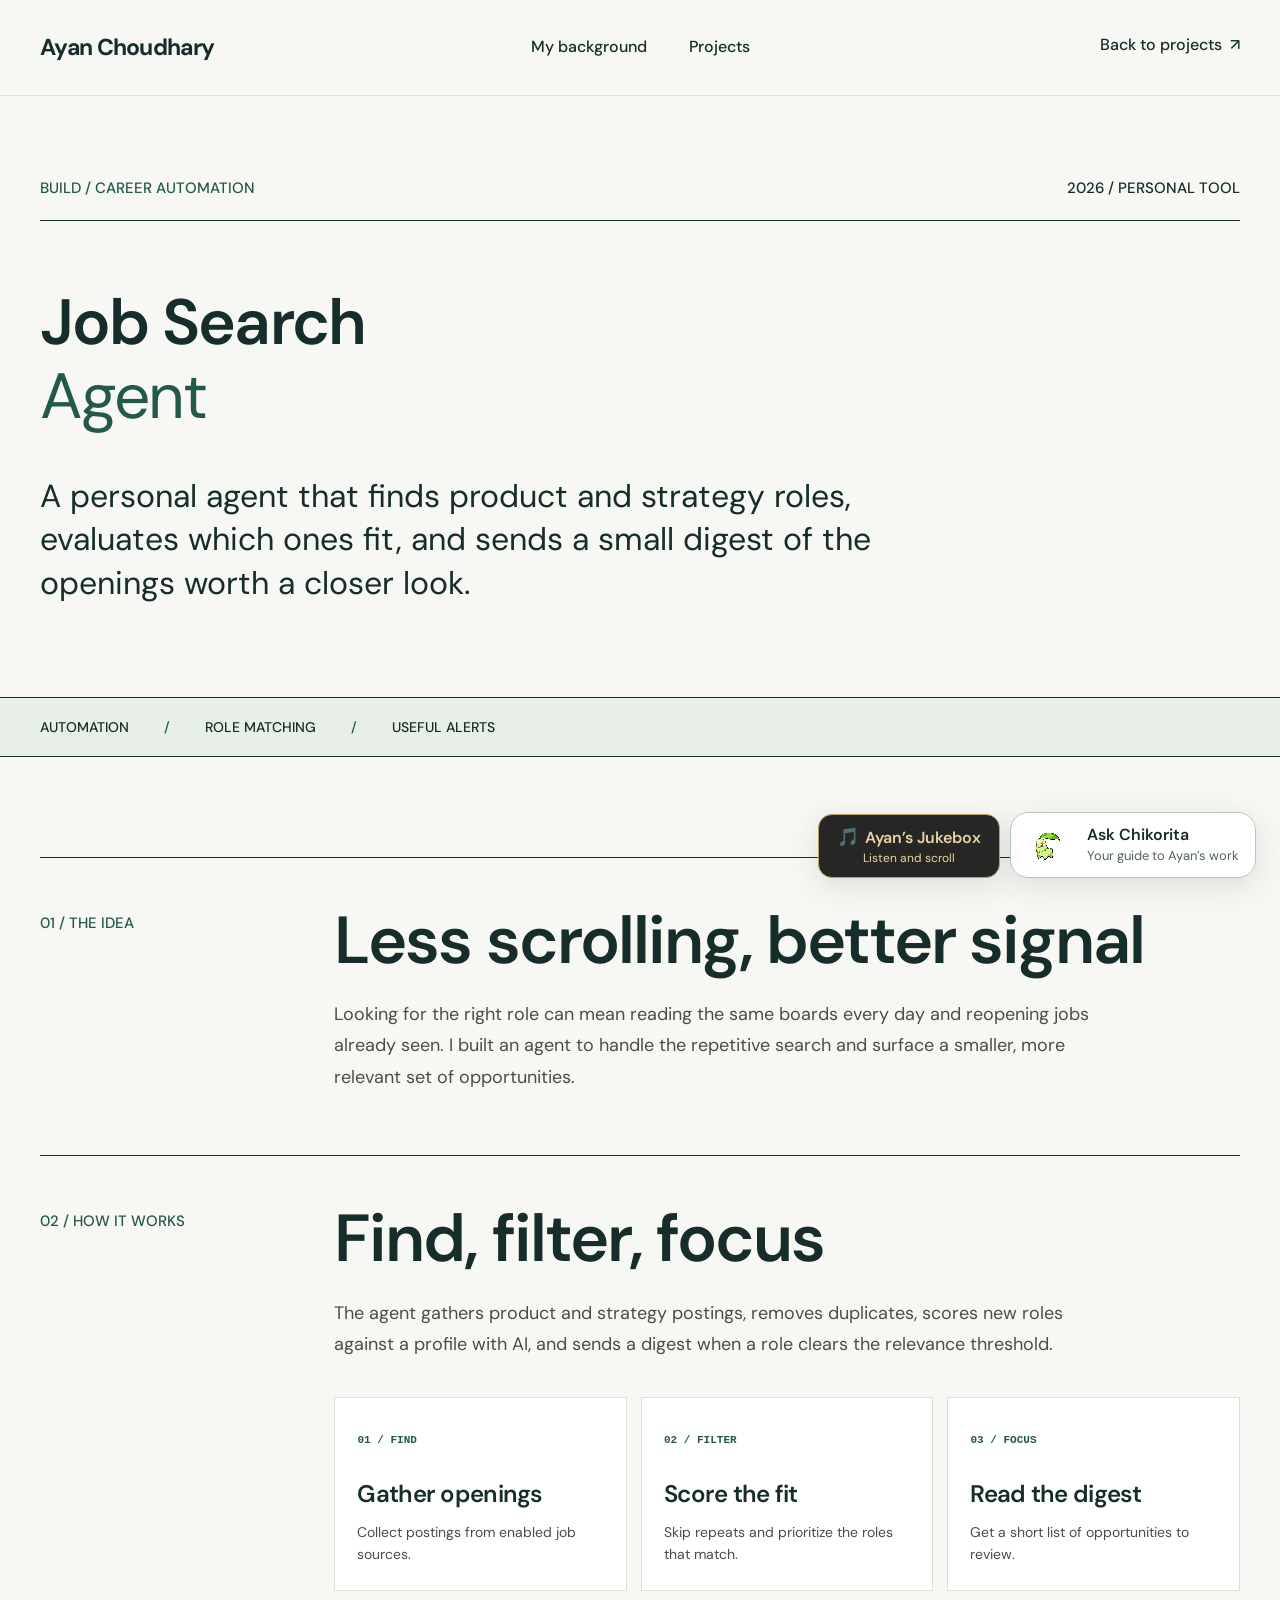
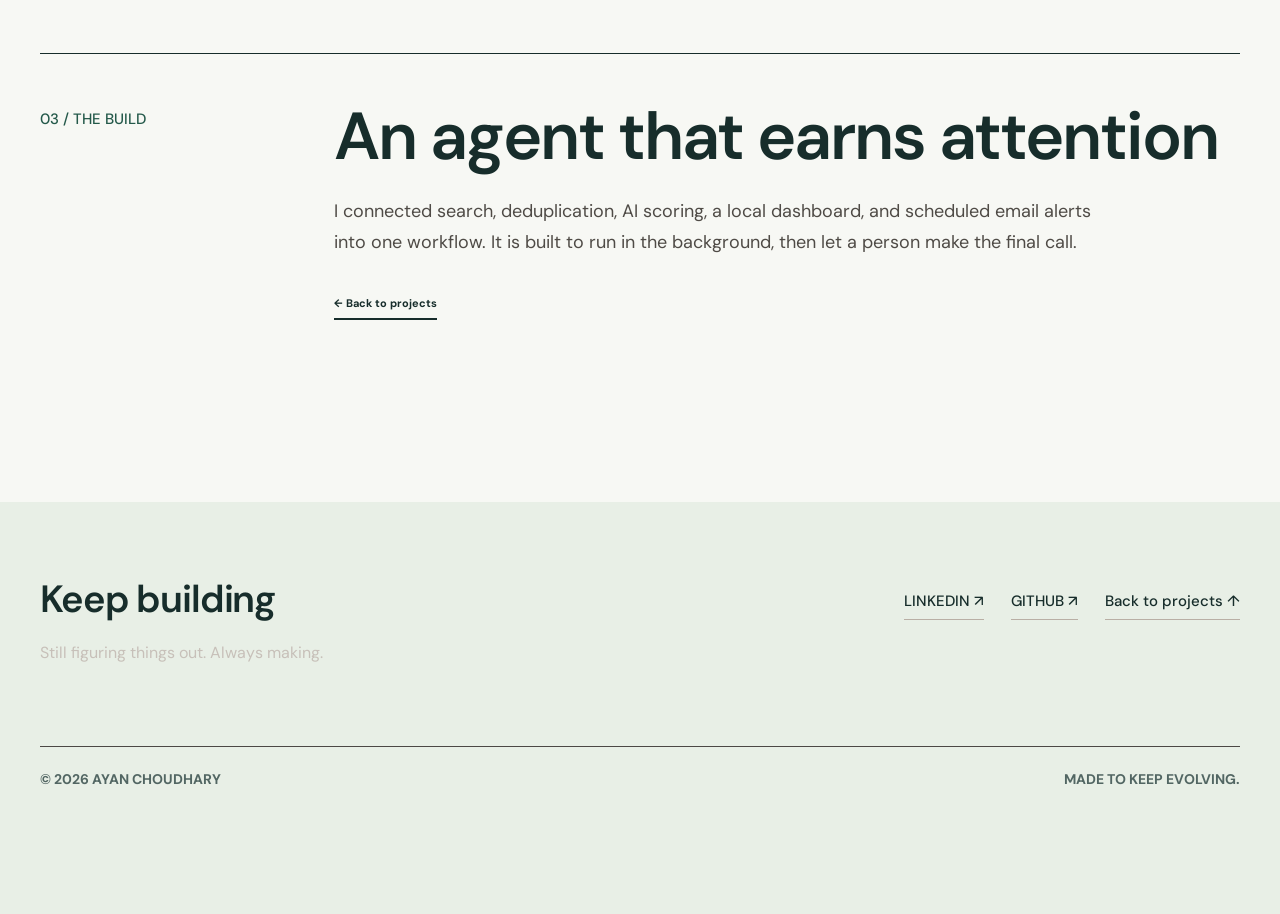
<file: builds/job-search-agent.html>
<!doctype html>
<html lang="en">
  <head>
    <meta charset="utf-8" />
    <meta name="viewport" content="width=device-width, initial-scale=1, viewport-fit=cover, interactive-widget=resizes-content" />
    <meta name="theme-color" content="#eae5df" />
    <meta name="description" content="Job Search Agent, a personal project by Ayan Choudhary that finds and prioritizes relevant product and strategy roles." />
    <meta property="og:title" content="Job Search Agent | Ayan Choudhary" />
    <meta property="og:description" content="A personal agent that finds, scores, and summarizes relevant job openings." />
    <link rel="canonical" href="https://choudharyayan.github.io/builds/job-search-agent.html" />
    <link rel="icon" href="../assets/favicon.svg?v=2" type="image/svg+xml" />
    <link rel="stylesheet" href="../fonts.css?v=1" />
    <link rel="stylesheet" href="../styles.css?v=2" />
    <link rel="stylesheet" href="../build.css?v=1" />
    <link rel="stylesheet" href="../typography.css?v=3" />
    <link rel="stylesheet" href="../reading.css?v=2" />
    <link rel="stylesheet" href="../guide.css?v=mobile-contact-1" />
    <title>Job Search Agent | Ayan Choudhary</title>
    <script src="../feed.js?v=4" defer></script>
    <script src="../knowledge.js?v=3" defer></script>
    <script src="../guide-answer.js?v=3" defer></script>
    <script src="../reply-animation.js?v=1" defer></script>
    <script src="../guide.js?v=mobile-contact-1" defer></script>
    <script src="../analytics.js?v=3" defer></script>
  <script defer src="../music-catalog.js?v=1"></script>
<script defer src="../music.js?v=4"></script>
</head>
  <body class="reading-page">
    <a class="skip-link" href="#main">Skip to content</a>
    <header class="site-header"><div class="shell header-inner"><a class="wordmark" href="../index.html" aria-label="Ayan Choudhary, home">Ayan Choudhary</a><nav class="main-nav" aria-label="Main navigation"><a href="../index.html#journey">My background</a><a href="../index.html#feed">Projects</a></nav><a class="header-link" href="../index.html#feed">Back to projects <span aria-hidden="true">↗</span></a></div></header>
    <main id="main">
      <section class="build-hero shell" aria-labelledby="build-title"><div class="build-topline"><span>BUILD / CAREER AUTOMATION</span><span>2026 / PERSONAL TOOL</span></div><h1 id="build-title">Job Search<br /><em>Agent</em></h1><p class="build-deck">A personal agent that finds product and strategy roles, evaluates which ones fit, and sends a small digest of the openings worth a closer look.</p></section>
      <div class="build-band"><div class="shell"><span>Automation</span><span>Role matching</span><span>Useful alerts</span></div></div>
      <div class="build-content shell">
        <section class="build-section" aria-labelledby="idea-title"><p class="build-section-label">01 / THE IDEA</p><div><h2 id="idea-title">Less scrolling, better signal</h2><p>Looking for the right role can mean reading the same boards every day and reopening jobs already seen. I built an agent to handle the repetitive search and surface a smaller, more relevant set of opportunities.</p></div></section>
        <section class="build-section" aria-labelledby="works-title"><p class="build-section-label">02 / HOW IT WORKS</p><div><h2 id="works-title">Find, filter, focus</h2><p>The agent gathers product and strategy postings, removes duplicates, scores new roles against a profile with AI, and sends a digest when a role clears the relevance threshold.</p><div class="build-steps"><div class="build-step"><span>01 / FIND</span><h3>Gather openings</h3><p>Collect postings from enabled job sources.</p></div><div class="build-step"><span>02 / FILTER</span><h3>Score the fit</h3><p>Skip repeats and prioritize the roles that match.</p></div><div class="build-step"><span>03 / FOCUS</span><h3>Read the digest</h3><p>Get a short list of opportunities to review.</p></div></div></div></section>
        <section class="build-section" aria-labelledby="built-title"><p class="build-section-label">03 / THE BUILD</p><div><h2 id="built-title">An agent that earns attention</h2><p>I connected search, deduplication, AI scoring, a local dashboard, and scheduled email alerts into one workflow. It is built to run in the background, then let a person make the final call.</p><a class="build-back" href="../index.html#feed">← Back to projects</a></div></section>
      </div>
    </main>
    <footer class="site-footer"><div class="shell footer-inner"><div><span class="footer-mark">Keep building</span><p>Still figuring things out. Always making.</p></div><div class="footer-links"><a href="https://www.linkedin.com/in/choudhary-ayan/" target="_blank" rel="noopener noreferrer">LINKEDIN ↗</a><a href="https://github.com/ChoudharyAyan" target="_blank" rel="noopener noreferrer">GITHUB ↗</a><a href="../index.html#feed">Back to projects ↑</a></div></div><div class="shell footer-bottom"><span>© 2026 Ayan Choudhary</span><span>Made to keep evolving.</span></div></footer>
  <div id="profile-guide"></div>
  </body>
</html>
</file>
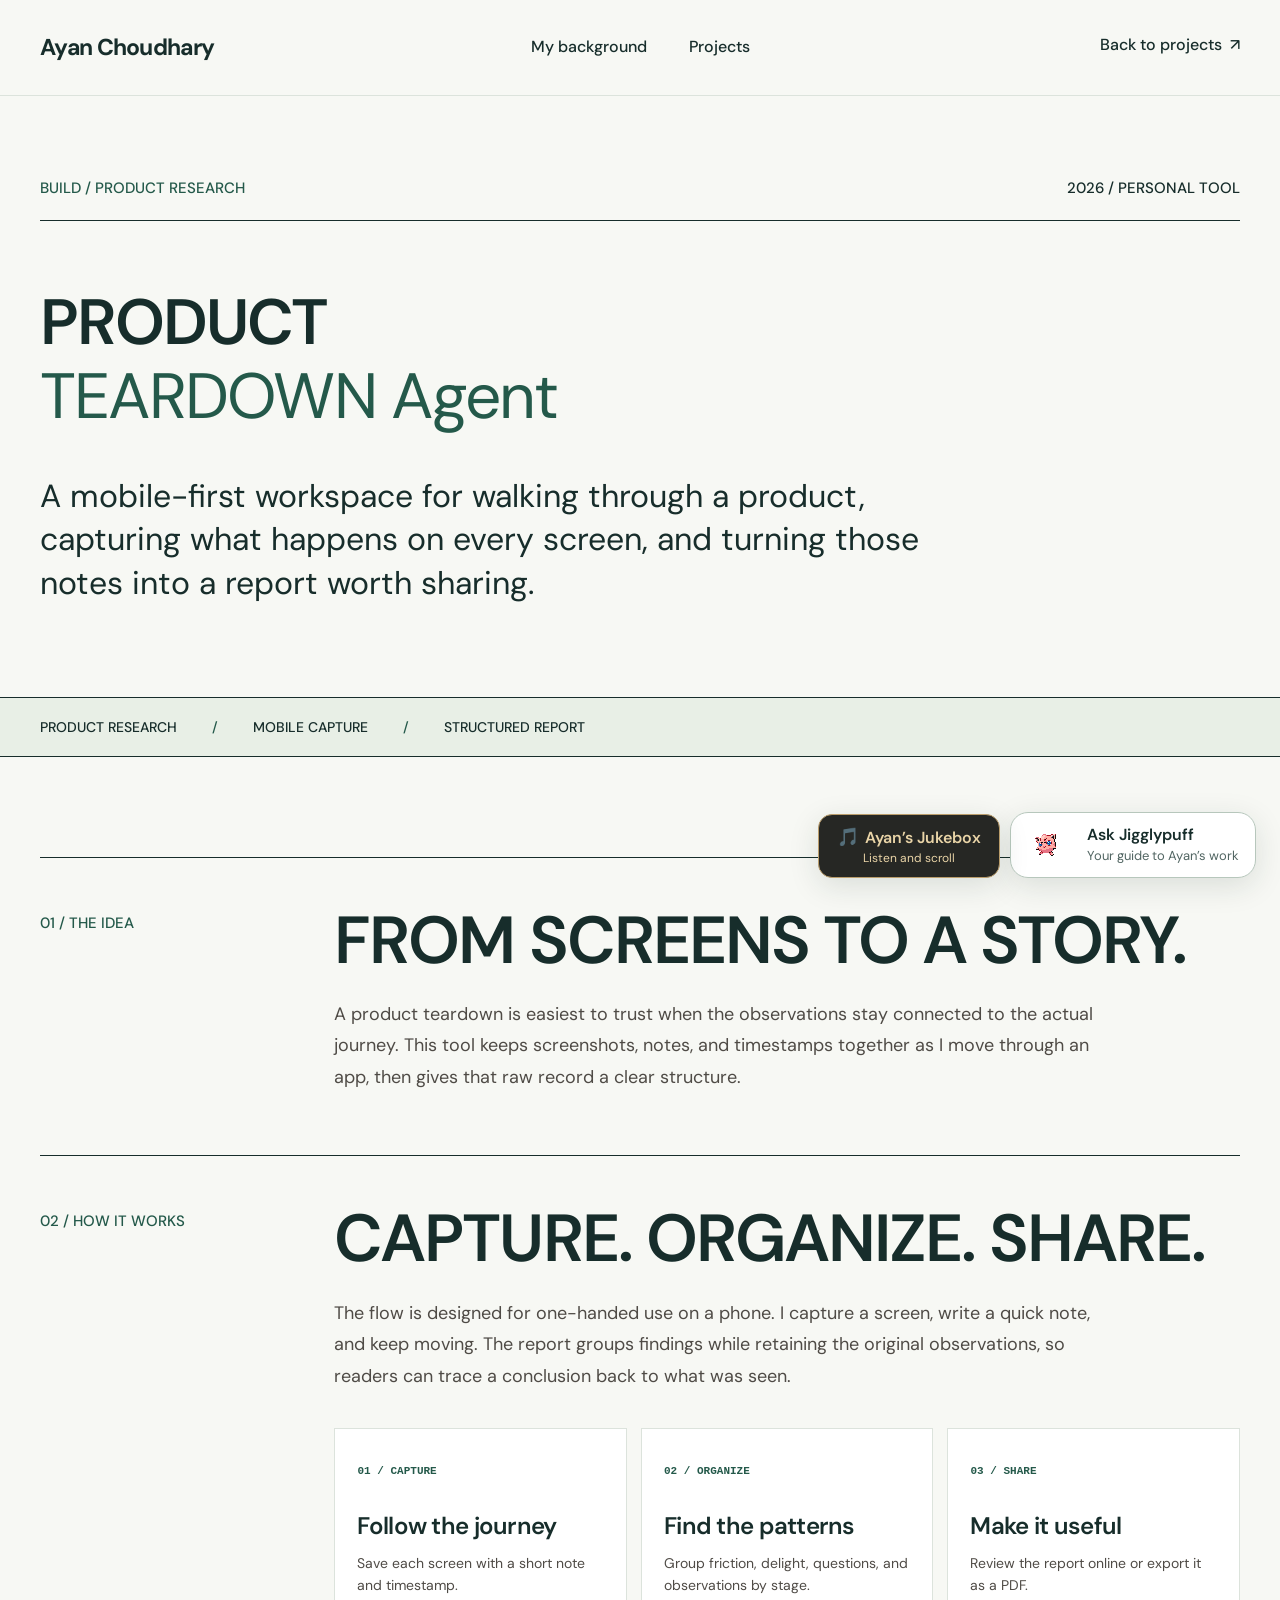
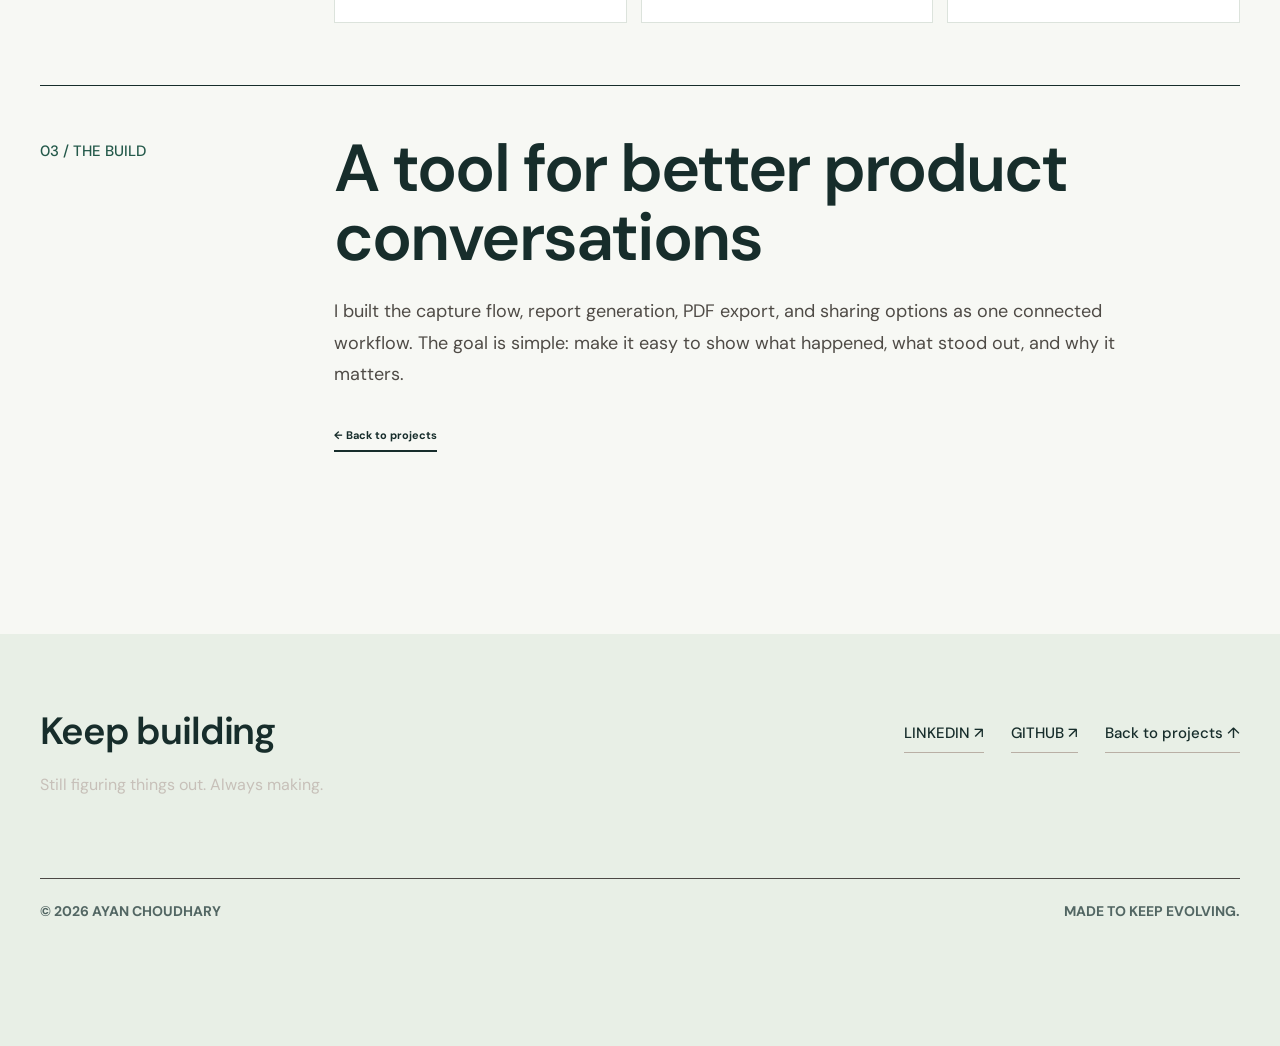
<file: builds/product-teardown-agent.html>
<!doctype html>
<html lang="en">
  <head>
    <meta charset="utf-8" />
    <meta name="viewport" content="width=device-width, initial-scale=1, viewport-fit=cover, interactive-widget=resizes-content" />
    <meta name="theme-color" content="#eae5df" />
    <meta name="description" content="Product Teardown Agent, a mobile-first tool by Ayan Choudhary for capturing product journeys and turning observations into shareable reports." />
    <meta property="og:title" content="Product Teardown Agent | Ayan Choudhary" />
    <meta property="og:description" content="Capture a product journey, screen by screen, and turn observations into a structured teardown." />
    <link rel="canonical" href="https://choudharyayan.github.io/builds/product-teardown-agent.html" />
    <link rel="icon" href="../assets/favicon.svg?v=2" type="image/svg+xml" />
    <link rel="stylesheet" href="../fonts.css?v=1" />
    <link rel="stylesheet" href="../styles.css?v=2" />
    <link rel="stylesheet" href="../build.css?v=1" />
    <link rel="stylesheet" href="../typography.css?v=3" />
    <link rel="stylesheet" href="../reading.css?v=2" />
    <link rel="stylesheet" href="../guide.css?v=mobile-contact-1" />
    <title>Product Teardown Agent | Ayan Choudhary</title>
    <script src="../feed.js?v=4" defer></script>
    <script src="../knowledge.js?v=3" defer></script>
    <script src="../guide-answer.js?v=3" defer></script>
    <script src="../reply-animation.js?v=1" defer></script>
    <script src="../guide.js?v=mobile-contact-1" defer></script>
    <script src="../analytics.js?v=3" defer></script>
  <script defer src="../music-catalog.js?v=1"></script>
<script defer src="../music.js?v=4"></script>
</head>
  <body class="reading-page">
    <a class="skip-link" href="#main">Skip to content</a>
    <header class="site-header"><div class="shell header-inner"><a class="wordmark" href="../index.html" aria-label="Ayan Choudhary, home">Ayan Choudhary</a><nav class="main-nav" aria-label="Main navigation"><a href="../index.html#journey">My background</a><a href="../index.html#feed">Projects</a></nav><a class="header-link" href="../index.html#feed">Back to projects <span aria-hidden="true">↗</span></a></div></header>
    <main id="main">
      <section class="build-hero shell" aria-labelledby="build-title"><div class="build-topline"><span>BUILD / PRODUCT RESEARCH</span><span>2026 / PERSONAL TOOL</span></div><h1 id="build-title">PRODUCT<br /><em>TEARDOWN Agent</em></h1><p class="build-deck">A mobile-first workspace for walking through a product, capturing what happens on every screen, and turning those notes into a report worth sharing.</p></section>
      <div class="build-band"><div class="shell"><span>Product research</span><span>Mobile capture</span><span>Structured report</span></div></div>
      <div class="build-content shell">
        <section class="build-section" aria-labelledby="idea-title"><p class="build-section-label">01 / THE IDEA</p><div><h2 id="idea-title">FROM SCREENS TO A STORY.</h2><p>A product teardown is easiest to trust when the observations stay connected to the actual journey. This tool keeps screenshots, notes, and timestamps together as I move through an app, then gives that raw record a clear structure.</p></div></section>
        <section class="build-section" aria-labelledby="works-title"><p class="build-section-label">02 / HOW IT WORKS</p><div><h2 id="works-title">CAPTURE. ORGANIZE. SHARE.</h2><p>The flow is designed for one-handed use on a phone. I capture a screen, write a quick note, and keep moving. The report groups findings while retaining the original observations, so readers can trace a conclusion back to what was seen.</p><div class="build-steps"><div class="build-step"><span>01 / CAPTURE</span><h3>Follow the journey</h3><p>Save each screen with a short note and timestamp.</p></div><div class="build-step"><span>02 / ORGANIZE</span><h3>Find the patterns</h3><p>Group friction, delight, questions, and observations by stage.</p></div><div class="build-step"><span>03 / SHARE</span><h3>Make it useful</h3><p>Review the report online or export it as a PDF.</p></div></div></div></section>
        <section class="build-section" aria-labelledby="built-title"><p class="build-section-label">03 / THE BUILD</p><div><h2 id="built-title">A tool for better product conversations</h2><p>I built the capture flow, report generation, PDF export, and sharing options as one connected workflow. The goal is simple: make it easy to show what happened, what stood out, and why it matters.</p><a class="build-back" href="../index.html#feed">← Back to projects</a></div></section>
      </div>
    </main>
    <footer class="site-footer"><div class="shell footer-inner"><div><span class="footer-mark">Keep building</span><p>Still figuring things out. Always making.</p></div><div class="footer-links"><a href="https://www.linkedin.com/in/choudhary-ayan/" target="_blank" rel="noopener noreferrer">LINKEDIN ↗</a><a href="https://github.com/ChoudharyAyan" target="_blank" rel="noopener noreferrer">GITHUB ↗</a><a href="../index.html#feed">Back to projects ↑</a></div></div><div class="shell footer-bottom"><span>© 2026 Ayan Choudhary</span><span>Made to keep evolving.</span></div></footer>
  <div id="profile-guide"></div>
  </body>
</html>
</file>
<file: fonts.css>
@font-face{font-family:'DM Sans';font-style:normal;font-weight:400;font-display:swap;src:url('assets/fonts/dm-sans-400.ttf') format('truetype')}
@font-face{font-family:'DM Sans';font-style:normal;font-weight:500;font-display:swap;src:url('assets/fonts/dm-sans-500.ttf') format('truetype')}
@font-face{font-family:'DM Sans';font-style:normal;font-weight:600;font-display:swap;src:url('assets/fonts/dm-sans-600.ttf') format('truetype')}
@font-face{font-family:'DM Sans';font-style:normal;font-weight:700;font-display:swap;src:url('assets/fonts/dm-sans-700.ttf') format('truetype')}
</file>
<file: portfolio.css>
:root{--paper:#f7f8f4;--paper-light:#fff;--ink:#172d2b;--muted:#526663;--line:#dce3dc;--accent:#24594a;--tint:#e8efe6}
*{box-sizing:border-box}html{scroll-behavior:smooth;scroll-padding-top:100px}body{margin:0;background:var(--paper);color:var(--ink);font-family:'DM Sans',sans-serif;font-size:17px;line-height:1.65}button,input,textarea,select{font:inherit}a{color:inherit}button,a{-webkit-tap-highlight-color:transparent}button{cursor:pointer}h1,h2,h3,p,figure{margin:0}h1,h2,h3{font-family:inherit;line-height:1.15;letter-spacing:-.035em}h1{font-size:76px;font-weight:600}h2{font-size:46px;font-weight:600}h3{font-size:25px;font-weight:600}:focus-visible{outline:3px solid #d69444;outline-offset:4px}::selection{background:#d2e6c7;color:var(--ink)}.shell{width:min(calc(100% - 96px),1280px);margin:auto}.skip-link{position:absolute;top:-80px;left:15px;z-index:100;background:var(--ink);color:white;padding:12px}.skip-link:focus{top:15px}
.site-header{position:sticky;top:0;z-index:20;background:#f7f8f4f5;border-bottom:1px solid var(--line);backdrop-filter:blur(12px)}.header-inner{display:flex;justify-content:space-between;align-items:center;gap:30px;min-height:96px}.wordmark{font-size:23px;font-weight:700;text-decoration:none;letter-spacing:-.035em}.main-nav{display:flex;gap:30px}.main-nav a{min-height:48px;display:flex;align-items:center;font-size:17px;font-weight:500;text-decoration:none}.main-nav a:hover,.footer-links a:hover{color:var(--accent);text-decoration:underline;text-underline-offset:6px}.header-link{font-size:16px;font-weight:600;display:flex;align-items:center;gap:16px;min-height:48px;text-decoration:none;border:1px solid var(--line);padding:8px 18px;border-radius:12px}
.hero{display:grid;grid-template-columns:1.1fr .9fr;gap:70px;align-items:center;padding:68px 0 64px}.hero-role{font-size:18px;font-weight:600;color:var(--accent);margin-bottom:18px}.hero h1{margin-bottom:24px}.hero h1 span{color:var(--accent)}.hero-intro{font-size:21px;line-height:1.55;max-width:540px;color:var(--muted)}.current-role{font-size:16px;margin-top:22px;color:var(--muted);max-width:480px}.current-role>span{color:var(--accent);margin-right:7px}.current-role strong{color:var(--ink);font-weight:600}.profile-credentials{display:flex;flex-wrap:wrap;gap:10px;margin:22px 0 30px}.profile-credentials span{background:var(--tint);border-radius:8px;padding:6px 12px;font-size:15px;font-weight:500}.hero-actions{display:flex;align-items:center;gap:12px;flex-wrap:wrap}.button{display:inline-flex;align-items:center;justify-content:space-between;gap:26px;min-height:54px;padding:13px 19px;border-radius:12px;font-size:16px;font-weight:600;text-decoration:none;border:1px solid transparent;transition:background .18s,transform .18s}.button.primary{background:var(--accent);color:white}.button.primary:hover{background:#183f35;transform:translateY(-2px)}.button.secondary{background:transparent;color:var(--ink);border-color:var(--line)}.button.secondary:hover{background:var(--tint)}.profile-photo{position:relative;justify-self:stretch}.profile-photo img{display:block;width:100%;height:540px;object-fit:cover;object-position:center 44%;border-radius:24px}.profile-photo figcaption{position:absolute;bottom:18px;left:18px;background:#ffffffed;padding:7px 12px;border-radius:8px;font-size:14px;font-weight:500;color:var(--ink)}
.explore-strip{display:flex;align-items:center;justify-content:space-between;gap:24px;padding:22px 26px;border:1px solid var(--line);border-radius:16px;background:white}.explore-strip strong{font-size:17px;font-weight:600;display:block}.explore-strip [data-explore-status]{font-size:14px;color:var(--muted);display:block;margin-top:3px}.explore-strip nav{display:flex;gap:10px;flex-wrap:wrap}.explore-strip a{display:flex;align-items:center;gap:25px;min-height:48px;border:1px solid var(--line);border-radius:10px;padding:8px 14px;text-decoration:none;font-size:15px;font-weight:500}.explore-strip a.is-explored{background:var(--tint);border-color:#b0c5a4}.explore-strip a.is-explored>span{color:var(--accent)}.explore-strip a:hover{background:var(--tint)}
.section-pad{padding-block:94px}.section-index{font-size:16px;line-height:1.4;font-weight:600;color:var(--accent);margin-bottom:18px}.feed-heading{display:flex;align-items:flex-end;justify-content:space-between;gap:50px;margin-bottom:35px}.feed-heading>p{max-width:390px;color:var(--muted);font-size:18px}.feed-toolbar{display:flex;justify-content:space-between;align-items:center;border-bottom:1px solid var(--line);padding-bottom:20px;margin-bottom:28px}.feed-filters{display:flex;gap:8px}.filter{min-height:48px;padding:9px 16px;border:1px solid transparent;background:transparent;color:var(--muted);font-size:16px;font-weight:500;border-radius:10px}.filter.is-active{background:var(--accent);color:white}.filter:not(.is-active):hover{background:var(--tint)}#all-count{display:inline-block;margin-left:5px;font-size:14px}.feed-sort{font-size:15px;color:var(--muted)}.feed-grid{display:grid;grid-template-columns:repeat(2,minmax(0,1fr));gap:26px}.feed-card{display:flex;flex-direction:column;min-width:0;background:white;border:1px solid var(--line);border-radius:20px;overflow:hidden;transition:box-shadow .2s,transform .2s}.feed-card:hover{box-shadow:0 12px 28px #17312b0a;transform:translateY(-3px)}.project-art{height:280px;position:relative;overflow:hidden;border-bottom:1px solid var(--line);background:#eef0e9;padding:14px;display:grid;place-items:center}.project-art img{display:block;width:100%;height:100%;object-fit:contain;border-radius:9px}.project-art figcaption{position:absolute;bottom:17px;left:18px;padding:5px 9px;border-radius:6px;background:#ffffffef;font-size:12px;color:var(--ink)}.card-body{padding:26px;display:flex;flex:1;flex-direction:column}.card-top{display:flex;align-items:center;justify-content:space-between;font-size:14px;color:var(--muted);margin-bottom:12px}.card-type{font-weight:600;color:var(--accent)}.card-number{font-size:14px}.card-eyebrow{display:none}.feed-card h3{font-size:27px;line-height:1.25;margin-bottom:14px}.card-description{font-size:17px;color:var(--muted);line-height:1.65;margin-bottom:20px}.card-tags{display:flex;flex-wrap:wrap;gap:8px;margin-top:auto}.card-tags span{font-size:13px;background:var(--paper);color:var(--muted);padding:4px 9px;border-radius:6px}.card-links{display:flex;gap:22px;flex-wrap:wrap;padding-top:20px;margin-top:20px;border-top:1px solid var(--line)}.card-links a{font-size:16px;font-weight:600;text-decoration:none;min-height:44px;display:inline-flex;align-items:center;gap:5px}.card-links a:hover{color:var(--accent);text-decoration:underline;text-underline-offset:5px}.project-brand{display:flex;align-items:center;gap:10px;margin-bottom:12px}.project-brand img{width:28px;height:28px;object-fit:contain}.project-brand span{font-size:14px;font-weight:600;color:var(--muted)}
.journey-section{display:grid;grid-template-columns:.9fr 1.1fr;gap:80px;border-top:1px solid var(--line)}.section-aside{position:sticky;top:120px;align-self:start}.section-aside h2{font-size:43px;margin-bottom:24px}.aside-copy{font-size:18px;color:var(--muted);margin-bottom:24px;max-width:450px}.text-link{font-size:16px;line-height:1.5;font-weight:600;text-decoration:none;color:var(--accent);display:inline-block;min-height:44px}.text-link:hover{text-decoration:underline;text-underline-offset:6px}.timeline-item{padding:27px 0;border-top:1px solid var(--line);display:grid;grid-template-columns:95px 1fr;gap:24px}.timeline-when{font-size:14px;color:var(--muted);font-weight:500}.item-kicker{font-size:14px;font-weight:600;color:var(--accent);margin-bottom:9px;text-transform:none}.timeline-content h3{font-size:24px;margin-bottom:13px}.timeline-content>p:last-child{font-size:16px;color:var(--muted)}.current-pulse{display:none}.contact-section{display:flex;align-items:center;justify-content:space-between;gap:40px;background:var(--tint);padding:44px;border-radius:24px;margin-bottom:60px}.contact-section h2{font-size:42px;margin-bottom:22px}.contact-section p:not(.section-index){font-size:18px;color:var(--muted);max-width:520px}.site-footer{padding:0 0 95px;border-top:1px solid var(--line)}.footer-bottom{padding:25px 0;display:flex;align-items:center;justify-content:space-between;gap:20px;font-size:15px;color:var(--muted)}.footer-links{display:flex;gap:25px}.footer-links a{text-decoration:none;display:flex;align-items:center;min-height:44px;font-size:15px;font-weight:500}
@media(max-width:1000px){.shell{width:calc(100% - 56px)}.main-nav{gap:18px}.header-link{display:none}.hero{gap:35px;padding-block:50px}.hero h1{font-size:62px}.hero-intro{font-size:19px}.profile-photo img{height:480px}.hero-actions{align-items:stretch}.hero-actions .button{width:100%;justify-content:space-between}.explore-strip{align-items:flex-start}.explore-strip nav{max-width:370px}.journey-section{gap:40px}.section-aside h2{font-size:37px}.project-art{height:240px}.card-body{padding:22px}.feed-card h3{font-size:24px}}
@media(max-width:650px){html{scroll-padding-top:85px}.shell{width:calc(100% - 36px)}.header-inner{min-height:80px;gap:14px;flex-wrap:wrap;padding-block:13px}.wordmark{font-size:21px}.main-nav{gap:15px;flex-wrap:wrap}.main-nav a{font-size:15px;min-height:40px}.hero{grid-template-columns:1fr;gap:28px;padding-block:34px}.hero h1{font-size:51px;line-height:1.08;margin-bottom:21px}.hero h1 br{display:none}.hero h1 span{display:block}.hero-role{font-size:16px;margin-bottom:14px}.hero-intro{font-size:18px}.current-role{font-size:15px}.profile-credentials{margin:18px 0 24px}.hero-actions{display:flex;flex-direction:column;gap:10px}.hero-actions .button{min-height:52px}.profile-photo{grid-row:1}.profile-photo img{height:340px;object-position:center 40%;border-radius:18px}.profile-photo figcaption{font-size:13px;padding:6px 10px}.explore-strip{flex-direction:column;padding:20px;gap:16px}.explore-strip nav{width:100%;max-width:none;gap:8px}.explore-strip a{font-size:14px;justify-content:space-between;flex:1 1 100%}.section-pad{padding-block:60px}h2{font-size:34px}.feed-heading{display:block;margin-bottom:28px}.feed-heading h2 br{display:none}.feed-heading>p{font-size:17px;margin-top:20px}.feed-sort{display:none}.feed-toolbar{padding-bottom:17px}.feed-filters{width:100%;gap:5px}.filter{font-size:15px;padding:8px 13px}.feed-grid{grid-template-columns:1fr;gap:22px}.project-art{height:235px}.card-body{padding:22px}.feed-card h3{font-size:25px}.card-description{font-size:16px}.journey-section{display:block}.section-aside{position:static;margin-bottom:30px}.section-aside h2{font-size:34px}.aside-copy{font-size:17px}.timeline-item{display:block;padding:23px 0}.timeline-when{margin-bottom:9px}.timeline-content h3{font-size:23px}.timeline-content>p:last-child{font-size:16px}.contact-section{display:block;padding:26px;margin-bottom:40px}.contact-section h2{font-size:33px}.contact-section p:not(.section-index){font-size:17px}.contact-section .button{margin-top:26px;width:100%}.footer-bottom{display:block;font-size:14px}.footer-links{margin-top:12px;gap:24px}}

@media(prefers-reduced-motion:reduce){html{scroll-behavior:auto}*,*:before,*:after{transition:none!important;animation:none!important}}
.project-image-link{display:block;text-decoration:none}.project-image-link img{transition:transform .2s}.project-image-link:hover img{transform:scale(1.015)}
@media(max-width:650px){.main-nav a{min-height:44px}}

/* Quiet landscape-inspired layers around the portrait. */
body.portfolio{background:radial-gradient(ellipse at 95% 6%,#dce8d980,transparent 27%),radial-gradient(ellipse at 0% 22%,#f0e6d570,transparent 25%),var(--paper)}.hero{position:relative;isolation:isolate}.hero:before{content:'';position:absolute;z-index:-1;pointer-events:none;right:-28px;top:24px;width:52%;height:86%;border:1px solid #9bae9660;border-radius:48% 52% 38% 62%/55% 40% 60% 45%;box-shadow:0 0 0 18px #a7ba9c12,0 0 0 36px #a7ba9c10,0 0 0 54px #a7ba9c08;animation:landscape-drift 18s ease-in-out infinite alternate}.hero:after{content:'';position:absolute;z-index:-1;pointer-events:none;left:-32px;top:40px;width:210px;height:160px;background:radial-gradient(circle,#6f876530 1px,transparent 1.5px);background-size:16px 16px;mask-image:linear-gradient(135deg,#000,transparent 75%);animation:landscape-drift 22s ease-in-out infinite alternate-reverse}.profile-photo:before{content:'';position:absolute;z-index:-1;inset:18px -14px -14px 18px;border:1px solid #9dad93;border-radius:26px}.profile-photo:after{content:'';position:absolute;top:-12px;right:25px;width:58px;height:25px;background:#c7d5a780;border:1px solid #b0bf9660;transform:rotate(7deg);border-radius:2px;pointer-events:none}.explore-strip{background:#ffffffc9;backdrop-filter:blur(6px)}.journey-section{position:relative;background:radial-gradient(ellipse at 0% 40%,#dbe6d330,transparent 60%)}.motion-toggle{font:inherit;font-size:13px;color:var(--muted);background:transparent;border:1px solid var(--line);border-radius:20px;padding:6px 12px;min-height:40px}.motion-paused *,.motion-paused *:before,.motion-paused *:after{animation-play-state:paused!important}@keyframes landscape-drift{from{transform:translate(0,0) rotate(-2deg)}to{transform:translate(7px,10px) rotate(2deg)}}
@media(max-width:650px){.hero:before{right:0;top:15px;width:100%;height:335px;box-shadow:0 0 0 12px #a7ba9c12,0 0 0 24px #a7ba9c08}.hero:after{left:0;top:395px;width:120px;height:100px}.profile-photo:before{inset:10px -6px -8px 10px}.profile-photo:after{right:20px}.motion-toggle{margin-top:12px}}
@media(prefers-reduced-motion:reduce){.hero:before,.hero:after,.is-speaking .guide-header .guide-avatar{animation:none}}

.hero:after{left:-65px;top:105px;width:640px;height:480px;background:url('assets/hero-lines.svg') center/contain no-repeat;mask-image:linear-gradient(90deg,#000, #000 70%,transparent);opacity:.28;animation:landscape-drift 22s ease-in-out infinite alternate-reverse}.hero-role,.hero h1,.hero-intro,.current-role{position:relative}.hero:before{border-color:#9bae9680;box-shadow:0 0 0 18px #a7ba9c18,0 0 0 36px #a7ba9c14,0 0 0 54px #a7ba9c10}
@media(max-width:650px){.hero:after{left:-18px;top:380px;width:340px;height:320px;opacity:.22}}
@media(max-width:650px){.hero:after{left:0;width:min(340px,100%)}}
</file>
<file: guide.css>
/* A small, local portfolio guide. */
.guide-launcher{position:fixed;right:24px;bottom:22px;z-index:50;display:flex;align-items:center;gap:12px;min-height:64px;border:1px solid #b7c7bc;border-radius:18px;background:white;color:var(--ink);box-shadow:0 8px 30px #172d2b20;padding:10px 18px;font-weight:600}.guide-launcher svg{width:44px;height:44px}.guide-launcher>span{text-align:left;font-size:16px;line-height:1.3}.guide-launcher small{display:block;font-size:12px;color:var(--muted);font-weight:400;margin-top:2px}.guide-avatar{flex-shrink:0}.guide-panel{position:fixed;right:24px;bottom:100px;width:390px;max-height:calc(100dvh - 125px);height:550px;background:white;color:var(--ink);border:1px solid var(--line);border-radius:20px;z-index:51;box-shadow:0 20px 70px #172d2b24;display:flex;flex-direction:column;overflow:hidden}.guide-panel[hidden]{display:none}.guide-header{padding:17px 18px;display:flex;gap:10px;align-items:center;border-bottom:1px solid var(--line);background:var(--paper)}.guide-header svg{width:42px;height:42px}.guide-header strong{display:block;font-size:17px}.guide-header small{font-size:13px;color:var(--muted)}.guide-close{margin-left:auto;background:white;border:1px solid var(--line);border-radius:10px;width:44px;height:44px;font-size:24px}.guide-log{overflow:auto;flex:1;padding:18px;display:flex;flex-direction:column;gap:12px}.guide-message{font-size:15px;line-height:1.6;padding:12px 14px;border-radius:14px;background:var(--paper);max-width:100%;overflow-wrap:anywhere}.guide-message.user{background:var(--tint);align-self:flex-end}.guide-message p{white-space:pre-line}.guide-message a{display:block;color:var(--accent);font-size:14px;font-weight:600;margin-top:8px;text-underline-offset:3px;min-height:32px}.guide-prompts{display:flex;flex-wrap:wrap;gap:7px;margin-top:10px}.guide-prompts button{font-size:13px;border:1px solid var(--line);border-radius:9px;background:white;padding:8px 10px;min-height:40px;text-align:left}.guide-form{border-top:1px solid var(--line);padding:14px 16px;background:white}.guide-form label{display:block;font-size:13px;color:var(--muted);margin-bottom:7px}.guide-form>div{display:flex;gap:8px}.guide-form input{font-size:15px;min-width:0;width:100%;padding:10px 12px;min-height:46px;border:1px solid var(--line);border-radius:10px}.guide-form button{min-height:46px;border:0;border-radius:10px;padding:10px 15px;background:var(--accent);color:white;font-size:14px;font-weight:600}.guide-note{font-size:12px!important;color:var(--muted);margin-top:8px!important}.guide-hint{position:fixed;right:24px;bottom:100px;max-width:240px;background:var(--tint);border:1px solid var(--line);border-radius:12px;padding:10px 14px;font-size:14px;z-index:49}
@media(max-width:650px){.guide-launcher{right:14px;bottom:14px;padding:8px 14px;min-height:60px}.guide-launcher svg{width:38px;height:38px}.guide-panel{right:12px;left:12px;bottom:86px;width:auto;height:540px;max-height:calc(100dvh - 105px)}.guide-hint{display:none}.guide-form input{font-size:16px}}
@media(prefers-reduced-motion:reduce){html{scroll-behavior:auto}*,*:before,*:after{transition:none!important;animation:none!important}}
.guide-prompts button,.guide-message a{min-height:44px}.guide-message a{display:flex;align-items:center}

.guide-message{font-size:16px}.guide-message a{font-size:15px}.guide-form label{font-size:14px}.guide-form input{font-size:16px}.guide-note{font-size:13px!important}.guide-launcher small{font-size:13px}.guide-prompts button{font-size:14px}

.guide-avatar{width:64px;height:64px;object-fit:contain;image-rendering:pixelated}.guide-launcher{right:24px;bottom:22px;padding:2px 16px 2px 4px}.guide-launcher .guide-avatar{width:60px;height:60px}.guide-header .guide-avatar{width:52px;height:52px}.guide-tools{display:flex;align-items:center;justify-content:space-between;gap:8px;padding:8px 16px;border-bottom:1px solid var(--line)}.guide-choose{font:inherit;font-size:14px;border:1px solid var(--line);border-radius:8px;padding:8px 12px;min-height:44px;background:white}.guide-cry{font-size:14px;color:var(--muted)}.guide-picker{display:grid;grid-template-columns:repeat(4,1fr);padding:8px;gap:4px;overflow:auto;max-height:230px;flex-shrink:0;background:var(--paper)}.guide-picker[hidden]{display:none}.guide-picker button{display:flex;flex-direction:column;align-items:center;background:white;border:1px solid var(--line);border-radius:10px;padding:4px;font:inherit;font-size:12px}.guide-picker button[aria-pressed=true]{border:2px solid var(--accent);background:var(--tint)}.guide-picker img{width:48px;height:48px}.guide-hint{bottom:102px;display:flex;align-items:center;gap:8px;background:white;max-width:280px}.guide-hint[hidden]{display:none}.guide-hint button{font:inherit;border:0;background:transparent;color:var(--ink);min-height:44px}.hint-action{text-align:left}.hint-dismiss{width:32px;font-size:22px!important}.guide-highlight{box-shadow:0 0 0 4px #b6cf9d70,0 8px 30px #172d2b20}
.music-launcher{position:fixed;right:280px;bottom:22px;z-index:50;min-height:64px;border:1px solid #ba9d6b;border-radius:14px;background:#262724;color:#e9d4a7;padding:10px 18px;font:600 16px 'DM Sans',sans-serif;box-shadow:0 8px 30px #172d2b20}.music-launcher small{display:block;font-size:12px;font-weight:400}.music-panel{position:fixed;right:24px;bottom:100px;z-index:52;width:360px;max-height:calc(100dvh - 125px);overflow:auto;border-radius:18px;border:2px solid #baa16f;background:#252522;color:#f9f1df;padding:18px;box-shadow:0 20px 70px #172d2b40}.music-panel[hidden]{display:none}.speaker-top{display:flex;justify-content:space-between;align-items:center;gap:8px}.speaker-top strong{font-size:21px}.speaker-top button{width:44px;height:44px;border:1px solid #776749;background:#252522;color:white;border-radius:50%;font-size:23px}.speaker-grille{margin:12px 0;padding:18px;border:1px solid #776749;border-radius:8px;background:repeating-linear-gradient(0deg,#363630 0 2px,#252522 2px 4px)}.speaker-grille span{font-size:18px;font-weight:600;color:#e9d4a7;background:#252522;padding:5px 10px}.music-tracks{display:grid;gap:6px}.music-tracks button,.music-shuffle{font:inherit;color:#f9f1df;background:#33332d;border:1px solid #5e5949;border-radius:8px;text-align:left;min-height:48px;padding:8px 12px}.music-tracks button[aria-pressed=true]{border-color:#e9d4a7}.music-tracks small{display:block;color:#c5c3b9;font-size:13px}.music-shuffle{margin-top:10px;text-align:center;width:100%}.music-player iframe{width:100%;height:152px;border:0;border-radius:12px;margin-top:12px}.music-note{font-size:13px;line-height:1.5;margin:10px 0 0}.music-note a{color:#e9d4a7}.music-player:empty{display:none}
@media(max-width:650px){.guide-launcher{right:12px;bottom:12px;min-height:60px;padding-right:12px}.guide-launcher>span{font-size:14px}.guide-launcher small{display:none}.guide-launcher .guide-avatar{width:52px;height:52px}.music-launcher{left:12px;right:auto;bottom:12px;min-height:60px;padding:8px 12px;font-size:14px}.music-panel{left:12px;right:12px;bottom:86px;width:auto;max-height:calc(100dvh - 105px)}.guide-hint{right:12px;bottom:86px;max-width:260px}.guide-header{padding:10px}.guide-header strong{font-size:16px}.guide-cry{font-size:13px}.guide-picker{max-height:195px}}

.music-fallback{display:block;color:#e9d4a7;font-size:14px;min-height:44px;padding-top:10px;text-underline-offset:3px}
@media(max-width:360px){.guide-launcher,.music-launcher{width:calc((100% - 36px)/2);min-height:60px;padding:6px}.guide-launcher{gap:2px}.guide-launcher .guide-avatar{width:36px;height:36px}.guide-launcher>span{font-size:12px}.music-launcher{font-size:13px}.music-launcher small{display:none}}

/* A compact leather-and-brass listening radio. */
.music-panel{width:340px;padding:16px;border:2px solid #ac9263;border-radius:20px;background:radial-gradient(ellipse at top,#37352e,#20211e 75%);box-shadow:inset 0 0 0 4px #191a17,inset 0 0 0 5px #514b3b,0 18px 50px #172d2b35}
.speaker-top strong{font-size:18px;letter-spacing:.01em}.speaker-top button{width:36px;height:36px;font-size:20px}.speaker-grille{height:66px;margin:12px 0;display:flex;align-items:center;justify-content:space-between;padding:12px 15px;border-color:#756744;background:repeating-linear-gradient(0deg,#59534355 0 1px,transparent 1px 4px),repeating-linear-gradient(90deg,#59534355 0 1px,#252522 1px 4px);box-shadow:inset 0 2px 8px #0008}.speaker-grille span{font-size:17px;color:#e0c491;background:transparent;padding:0}.speaker-grille i{width:28px;height:28px;border:3px solid #ae9360;border-radius:50%;background:linear-gradient(135deg,#e0c795,#665537);box-shadow:0 2px 5px #0008;position:relative}.speaker-grille i:after{content:'';position:absolute;width:2px;height:9px;background:#27251e;top:2px;left:10px;transform:rotate(-25deg)}
.music-player iframe{height:152px;margin:0}.music-fallback{font-size:12px;min-height:28px;padding:5px 0 0;text-align:right}.radio-idle{height:110px;border:1px solid #56503d;border-radius:12px;display:flex;align-items:center;justify-content:center;gap:12px;background:#181b18;color:#cbbd9b}.radio-idle span{font-size:30px}.radio-idle strong{font-size:14px;font-weight:500}.radio-stations-label{display:flex;justify-content:space-between;font-size:12px;color:#c7b184;margin:14px 2px 8px}.radio-stations-label span{color:#aaa99e}.music-tracks{gap:4px}.music-tracks button{position:relative;min-height:44px;padding:6px 10px 6px 32px;font-size:13px;line-height:1.25;border-color:#514c3e;border-radius:6px;background:#2c2d27}.music-tracks button:before{content:'';position:absolute;left:12px;top:17px;width:8px;height:8px;border:1px solid #a69570;border-radius:50%}.music-tracks button[aria-checked=true]{border-color:#c9ad75;background:#39392e}.music-tracks button[aria-checked=true]:before{background:#e7c783;box-shadow:0 0 6px #d5b97580}.music-tracks small{font-size:11px;margin-top:3px;color:#b5b4a8}.music-shuffle{font-size:12px;min-height:38px;margin-top:10px;color:#dfc895;background:#22231f;border-color:#726344;border-radius:20px}.music-panel button:focus-visible{outline:2px solid #efd79e;outline-offset:2px}
@media(max-width:650px){.music-panel{width:auto;padding:14px}.speaker-grille{height:52px;margin:8px 0}.radio-stations-label{margin-top:10px}.music-tracks button{min-height:44px}.music-panel{max-height:calc(100dvh - 105px)}}
.music-panel{box-sizing:border-box}.music-player iframe{height:80px}.radio-idle{height:80px}

.guide-tools{flex-wrap:wrap;justify-content:flex-start;gap:8px}.guide-voice{font:inherit;font-size:13px;min-height:44px;border:1px solid #b9cbb2;border-radius:9px;background:var(--tint);color:var(--accent);padding:8px 12px;font-weight:600}.guide-tools .guide-cry{display:none}.sound-status{position:absolute;width:1px;height:1px;overflow:hidden;clip-path:inset(50%)}.guide-voice[aria-pressed=true]{background:var(--accent);color:white}.is-speaking .guide-header .guide-avatar{animation:companion-bounce .4s ease-in-out infinite alternate}@keyframes companion-bounce{from{transform:translateY(0) rotate(-3deg)}to{transform:translateY(-3px) rotate(3deg)}}

.radio-window-controls{display:flex;gap:6px;flex-shrink:0}.speaker-top .radio-window-controls button{width:32px;height:32px;font-size:19px}.music-panel.is-minimized{width:300px;padding:10px;bottom:100px}.music-panel.is-minimized .speaker-grille,.music-panel.is-minimized .radio-stations-label,.music-panel.is-minimized .music-tracks,.music-panel.is-minimized .music-shuffle,.music-panel.is-minimized .music-fallback{display:none}.music-panel.is-minimized .speaker-top{margin-bottom:8px}.music-panel.is-minimized .speaker-top strong{font-size:14px}.guide-minimize{margin-left:auto;background:white;border:1px solid var(--line);border-radius:10px;width:32px;height:36px;font:inherit;font-size:22px;flex-shrink:0}.guide-header .guide-close{margin-left:0;width:32px;height:36px;flex-shrink:0}.guide-header{gap:7px}.guide-header strong{font-size:16px}.guide-header .guide-avatar{width:42px;height:42px}.guide-minimize:focus-visible{outline:2px solid var(--accent)}
@media(max-width:650px){.music-panel.is-minimized{width:calc(100% - 24px);bottom:86px}.guide-header strong{font-size:14px}.guide-header small{font-size:12px}.guide-header .guide-avatar{width:36px;height:36px}.guide-header{padding:10px 8px;gap:5px}}

.music-panel.is-tucked{visibility:hidden;pointer-events:none}

.music-launcher-title{display:flex;align-items:center;justify-content:center;gap:6px;white-space:nowrap}.music-launcher-title>span{font-size:18px;line-height:1}.music-launcher small{margin-top:2px}@media(max-width:360px){.music-launcher-title{font-size:12px;gap:3px}.music-launcher-title>span{font-size:14px}}

.guide-header,.guide-tools,.guide-form{flex-shrink:0}.guide-log{min-height:0;overscroll-behavior:contain}.guide-message.is-thinking{color:var(--muted)}.guide-message.is-thinking p:after{content:'';display:inline-block;width:6px;height:6px;border-radius:50%;background:var(--accent);margin-left:9px;animation:guide-thinking 1s ease-in-out infinite}.guide-message.is-typing p:after{content:'';display:inline-block;width:2px;height:1em;background:var(--accent);margin-left:2px;vertical-align:middle;animation:guide-caret .7s steps(2) infinite}.guide-prompts button:disabled{opacity:.55;cursor:wait}@keyframes guide-thinking{50%{opacity:.3;transform:translateY(-3px)}}@keyframes guide-caret{50%{opacity:0}}
@media(max-width:650px){body.guide-open{overflow:hidden}.guide-panel{inset:auto 0 0;top:var(--guide-top,0px);width:100%;height:var(--guide-height,100dvh);max-height:none;border:0;border-radius:0;z-index:100;padding-top:env(safe-area-inset-top);padding-bottom:env(safe-area-inset-bottom);box-shadow:none}.guide-header{padding:14px 16px;gap:10px}.guide-header strong{font-size:17px}.guide-header small{font-size:13px}.guide-header .guide-avatar{width:48px;height:48px}.guide-header .guide-close,.guide-minimize{width:40px;height:40px}.guide-tools{padding:10px 16px}.guide-log{padding:18px 16px;gap:16px}.guide-form{padding:12px 16px}.guide-form label{font-size:13px}.guide-note{font-size:11px!important;line-height:1.4}.guide-picker{max-height:220px}.guide-open .guide-launcher{visibility:hidden}}
@media(prefers-reduced-motion:reduce){.guide-message.is-thinking p:after,.guide-message.is-typing p:after{animation:none}}

@media(max-width:650px){body.guide-open{position:fixed;top:var(--guide-scroll-top,0px);left:0;right:0;width:100%;overscroll-behavior:none}.guide-panel{bottom:auto;box-sizing:border-box}.guide-form:focus-within .guide-note{display:none}.guide-form input{font-size:16px;scroll-margin-bottom:16px}.guide-log{scroll-padding-bottom:16px}.guide-picker{flex-shrink:1;min-height:0}}

/* The mobile guide uses the browser top layer, independent of the page scroll. */
dialog.guide-panel{margin:0;padding-inline:0;padding-block:0;color:var(--ink);box-sizing:border-box}dialog.guide-panel::backdrop{background:#f7f8f4}dialog.guide-panel:not([open]){display:none}dialog.guide-panel[data-native-modal=true]{position:fixed;inset:auto;max-width:none;max-height:none;border:0;border-radius:0;padding-top:env(safe-area-inset-top);padding-bottom:env(safe-area-inset-bottom)}

dialog.guide-panel{left:auto;top:auto}
</file>
<file: styles.css>
:root{--paper:#eae5df;--paper-light:#f3eee8;--stone:#c8beb6;--ink:#191817;--muted:#625d58;--line:#b9b0a8;--accent:#982e2a}
*{box-sizing:border-box}html{scroll-behavior:smooth;scroll-padding-top:92px}body{margin:0;color:var(--ink);background:var(--paper);font-family:-apple-system,BlinkMacSystemFont,"Helvetica Neue",Arial,sans-serif;-webkit-font-smoothing:antialiased}::selection{color:#fff;background:var(--accent)}a{color:inherit}button{font:inherit}button,a{-webkit-tap-highlight-color:transparent}:focus-visible{outline:3px solid var(--accent);outline-offset:4px}.shell{width:min(calc(100% - 80px),1440px);margin-inline:auto}.skip-link{position:absolute;top:-100px;left:12px;z-index:40;padding:12px 16px;color:#fff;background:var(--ink)}.skip-link:focus{top:12px}
.site-header{position:sticky;top:0;z-index:30;background:rgba(234,229,223,.97);border-bottom:1px solid var(--line);backdrop-filter:blur(14px)}.header-inner{height:86px;display:grid;grid-template-columns:1fr auto 1fr;align-items:center;gap:30px}.wordmark{justify-self:start;text-decoration:none;font-size:20px;line-height:.82;letter-spacing:-.095em;font-weight:1000}.mark-dot{color:var(--accent)}.main-nav{display:flex;align-items:center;gap:42px}.main-nav a,.header-link{font-size:12px;font-weight:850;text-transform:uppercase;letter-spacing:.035em;text-decoration:none}.main-nav a:hover,.header-link:hover,.footer-links a:hover{color:var(--accent)}.header-link{justify-self:end;border-bottom:2px solid var(--ink);padding-bottom:5px}.header-link span{margin-left:8px}
.hero{display:grid;grid-template-columns:minmax(0,1.2fr) minmax(350px,.8fr);min-height:725px}.hero-copy{display:flex;flex-direction:column;align-items:flex-start;justify-content:center;padding:80px 36px 80px 0}.eyebrow,.section-index,.item-kicker,.card-eyebrow,.photo-caption,.feed-sort{font:800 11px/1.4 Menlo,Consolas,monospace;letter-spacing:.045em;text-transform:uppercase}.eyebrow{display:flex;align-items:center;flex-wrap:wrap;gap:13px;margin:0 0 37px}.eyebrow-rule{display:inline-block;width:45px;height:1px;background:var(--ink)}h1,h2,h3,p{margin-top:0}h1,h2,.feed-card h3{font-family:-apple-system,BlinkMacSystemFont,"Helvetica Neue",Arial,sans-serif;text-transform:uppercase}h1{font-size:clamp(70px,8.6vw,136px);font-weight:1000;letter-spacing:-.095em;line-height:.84;margin-bottom:38px;white-space:nowrap}h1 span{letter-spacing:-.105em}h1 em{font-weight:400;font-style:italic;letter-spacing:-.11em}.hero-intro{max-width:580px;font-size:clamp(18px,1.5vw,22px);line-height:1.42;font-weight:520;margin-bottom:38px}.hero-actions{display:flex;align-items:center;gap:32px;flex-wrap:wrap}.button{display:inline-flex;justify-content:space-between;align-items:center;min-width:255px;gap:32px;padding:19px 21px;text-decoration:none;font-size:11px;font-weight:900;letter-spacing:.03em;transition:transform .18s ease,background .18s ease}.button:hover{transform:translateY(-3px)}.button-dark{color:#fff;background:var(--ink)}.button-dark:hover{background:var(--accent)}.button span{font-size:18px;font-weight:400}.text-link{padding-bottom:5px;border-bottom:2px solid var(--ink);text-decoration:none;font-size:11px;font-weight:900;letter-spacing:.02em;text-transform:uppercase}.text-link:hover{color:var(--accent);border-color:var(--accent)}.text-link span{margin-left:8px}.hero-art{position:relative;overflow:hidden;min-height:725px;background:#b6bdc0}.hero-art img{display:block;width:100%;height:100%;min-height:725px;object-fit:cover;object-position:center 42%}.photo-caption{position:absolute;right:0;bottom:0;left:0;display:flex;justify-content:space-between;align-items:center;padding:18px 21px;color:#fff;background:linear-gradient(transparent,rgba(0,0,0,.72))}.photo-caption span:last-child{font-size:18px}.chapter-band{border-top:1px solid var(--ink);border-bottom:1px solid var(--ink)}.chapter-band-inner{display:flex;align-items:center;justify-content:space-between;gap:25px;min-height:65px;font-size:11px;font-weight:900;letter-spacing:.06em;white-space:nowrap}.band-symbol{color:var(--accent);font-size:21px;font-weight:500}
.section-pad{padding-block:126px 138px}.journey-section{display:grid;grid-template-columns:minmax(330px,.75fr) minmax(0,1.25fr);column-gap:8%}.section-aside{position:sticky;top:120px;align-self:start}.section-index{color:var(--accent);margin-bottom:30px}h2{font-size:clamp(62px,6vw,94px);line-height:.89;font-weight:1000;letter-spacing:-.09em;margin-bottom:31px}h2 span{font-weight:400;font-style:italic}.aside-copy{max-width:390px;color:#4f4b46;font-size:18px;line-height:1.55;margin-bottom:30px}.timeline{border-top:2px solid var(--ink)}.timeline-item{display:grid;grid-template-columns:105px 1fr;gap:22px;padding:35px 0 38px;border-bottom:1px solid var(--line)}.timeline-when{padding-top:3px;color:var(--muted);font:800 11px/1.4 Menlo,Consolas,monospace;white-space:nowrap}.timeline-item.current .timeline-when{color:var(--accent)}.current-pulse{display:inline-block;width:7px;height:7px;margin-left:9px;border-radius:50%;background:var(--accent);box-shadow:0 0 0 4px #c98f89}.item-kicker{color:var(--accent);margin-bottom:16px}.timeline-item h3{max-width:520px;margin-bottom:13px;font-size:clamp(26px,2.45vw,38px);line-height:1.08;letter-spacing:-.055em;font-weight:850}.timeline-item p:last-child{max-width:560px;margin-bottom:0;color:#56524d;font-size:14px;line-height:1.65}
.feed-section{background:var(--stone)}.feed-heading{display:flex;align-items:end;justify-content:space-between;gap:50px;margin-bottom:65px}.feed-heading h2{margin-bottom:0}.feed-heading>p{max-width:300px;margin:0 0 5px;font-size:18px;font-weight:550;line-height:1.45}.feed-toolbar{display:flex;align-items:center;justify-content:space-between;min-height:77px;gap:20px;margin-bottom:21px;border-top:2px solid var(--ink);border-bottom:1px solid #a89f97}.feed-filters{display:flex;align-items:center;gap:9px}.filter{padding:11px 15px;border:0;background:none;cursor:pointer;color:#59534e;font-size:12px;font-weight:850;text-transform:uppercase;letter-spacing:.025em}.filter:hover{color:var(--ink)}.filter.is-active{color:#fff;background:var(--ink)}.filter span{opacity:.62;margin-left:6px;font-size:10px}.feed-sort{color:var(--muted);white-space:nowrap}.feed-sort span{margin-left:8px;color:var(--ink);font-size:17px}.feed-grid{display:grid;grid-template-columns:repeat(2,minmax(0,1fr));gap:14px}.feed-card{display:flex;flex-direction:column;min-height:485px;padding:27px;background:var(--paper-light);border:1px solid #b5aba2;transition:transform .18s ease,background .18s ease}.feed-card:hover{transform:translateY(-4px);background:#fffaf3}.feed-card-article{grid-column:span 2;min-height:395px;background:#d8ccc3}.feed-card-article .card-top{padding-bottom:37px}.feed-card-article h3{max-width:1050px;font-size:clamp(43px,5vw,76px)}.feed-card-article .card-description{max-width:730px}.card-top{display:flex;justify-content:space-between;align-items:center;padding-bottom:72px}.card-type{color:var(--accent);font:900 10px Menlo,Consolas,monospace;letter-spacing:.08em}.card-number{font:500 13px Menlo,Consolas,monospace}.card-eyebrow{margin-bottom:16px;color:var(--muted);font-size:10px}.feed-card h3{margin-bottom:20px;line-height:.98;letter-spacing:-.065em;font-weight:950;overflow-wrap:anywhere}.feed-card-build h3{max-width:420px;font-size:clamp(33px,3vw,48px)}.card-description{max-width:395px;margin-bottom:27px;color:#4e4944;font-size:14px;line-height:1.62}.card-tags{display:flex;flex-wrap:wrap;gap:6px;margin-top:auto;padding-bottom:24px}.card-tags span{padding:6px 9px;border:1px solid #a89e96;font-size:10px;font-weight:700;text-transform:uppercase}.card-links{display:flex;align-items:center;justify-content:space-between;flex-wrap:wrap;gap:12px;padding-top:17px;border-top:1px solid #b5aba2}.card-links a{font-size:11px;font-weight:850;text-decoration:none;text-transform:uppercase}.card-links a:hover{color:var(--accent)}.card-secondary-link{color:#635d57}.noscript-note{padding:20px}
.site-footer{color:#f3eee8;background:var(--ink);padding-top:78px}.footer-inner{display:flex;justify-content:space-between;gap:30px;padding-bottom:80px}.footer-mark{display:block;font-size:clamp(55px,6vw,92px);font-weight:1000;line-height:.88;letter-spacing:-.08em}.footer-inner p{margin:22px 0 0;color:#c7c0b9;font-size:16px}.footer-links{display:flex;align-items:start;gap:27px;padding-top:9px}.footer-links a{border-bottom:1px solid #b9afa5;padding-bottom:6px;font-size:11px;font-weight:850;text-decoration:none;white-space:nowrap}.footer-bottom{display:flex;justify-content:space-between;gap:20px;padding:23px 0 26px;border-top:1px solid #4c4845;color:#b6aca4;font:700 10px Menlo,Consolas,monospace;text-transform:uppercase}
@media(max-width:1080px){.shell{width:min(calc(100% - 60px),1440px)}.hero{grid-template-columns:minmax(0,1.15fr) minmax(320px,.85fr);min-height:650px}.hero-art,.hero-art img{min-height:650px}h1{font-size:clamp(68px,8vw,100px)}.journey-section{column-gap:5%}.feed-card{min-height:520px;padding:23px}}
@media(max-width:760px){html{scroll-padding-top:70px}.shell{width:min(calc(100% - 36px),680px)}.header-inner{height:70px;grid-template-columns:auto 1fr auto;gap:12px}.wordmark{font-size:16px}.main-nav{justify-content:center;gap:18px}.main-nav a,.header-link{font-size:10px}.header-link{font-size:0;border:1px solid var(--ink);padding:7px 10px}.header-link span{font-size:16px;margin:0}.hero{display:flex;flex-direction:column;min-height:0}.hero-copy{padding:76px 0 67px}h1{font-size:clamp(64px,12vw,94px)}.hero-intro{font-size:18px;max-width:520px}.hero-art,.hero-art img{min-height:0;height:520px}.hero-art img{object-position:center 43%}.chapter-band-inner{justify-content:flex-start;gap:25px;overflow:hidden}.section-pad{padding-block:88px 100px}.journey-section{display:block}.section-aside{position:static;margin-bottom:58px}.aside-copy{max-width:510px}.timeline-item{grid-template-columns:95px 1fr;gap:18px}.feed-heading{display:block;margin-bottom:50px}.feed-heading>p{margin-top:28px;max-width:460px}.feed-grid{grid-template-columns:repeat(2,minmax(0,1fr))}.feed-card{min-height:480px}.feed-sort{display:none}}
@media(max-width:560px){.main-nav{gap:11px}.main-nav a{font-size:9px}.hero-copy{padding-top:62px}.eyebrow{gap:9px;font-size:9px;margin-bottom:31px}.eyebrow-rule{width:22px}h1{font-size:clamp(58px,14.5vw,79px);margin-bottom:29px}.hero-intro{font-size:17px}.hero-actions{flex-direction:column;align-items:flex-start;gap:24px;width:100%}.button{width:100%}.hero-art,.hero-art img{height:435px}.photo-caption{padding:14px 15px;font-size:9px}.chapter-band-inner{min-height:56px;gap:15px;font-size:9px}.chapter-band-inner span:nth-child(n+4){display:none}.section-pad{padding-block:75px 83px}h2{font-size:clamp(56px,12vw,75px)}.timeline-item{display:block;padding:27px 0 30px}.timeline-when{margin-bottom:16px}.timeline-item h3{font-size:28px}.feed-heading>p{font-size:16px}.feed-toolbar{min-height:68px}.feed-filters{width:100%;justify-content:space-between;gap:2px}.filter{padding:9px;font-size:10px}.feed-grid{grid-template-columns:1fr}.feed-card,.feed-card-article{grid-column:auto;min-height:410px}.card-top,.feed-card-article .card-top{padding-bottom:48px}.feed-card h3,.feed-card-article h3{font-size:38px}.footer-inner{display:block;padding-bottom:60px}.footer-mark{font-size:53px}.footer-links{padding-top:42px;gap:20px;flex-wrap:wrap}.footer-bottom{font-size:9px}}
@media(prefers-reduced-motion:reduce){html{scroll-behavior:auto}*,*::before,*::after{transition-duration:.01ms!important;animation-duration:.01ms!important}}
</file>
<file: article.css>
.article-hero{background:var(--paper-light);border-bottom:1px solid var(--ink)}.article-hero-inner{padding-block:74px 85px}.article-topline{display:flex;justify-content:space-between;gap:20px;padding-bottom:20px;margin-bottom:50px;border-bottom:1px solid var(--ink);font:800 11px Menlo,Consolas,monospace;letter-spacing:.06em}.article-topline span:first-child{color:var(--accent)}.article-hero h1{max-width:1200px;margin-bottom:65px;font-size:clamp(65px,7vw,110px);line-height:.91;letter-spacing:-.085em;white-space:normal;overflow-wrap:normal}.article-question{color:var(--accent)}.article-deck-row{display:flex;justify-content:space-between;align-items:end;gap:45px;border-top:1px solid var(--line);padding-top:26px}.article-deck-row p{max-width:710px;margin:0;font-size:clamp(18px,2vw,25px);font-weight:550;line-height:1.4}.article-deck-row a{flex:0 0 auto;padding-bottom:5px;border-bottom:2px solid var(--ink);font-size:11px;font-weight:900;text-decoration:none}.article-deck-row a:hover,.article-back:hover{color:var(--accent);border-color:var(--accent)}.article-deck-row a span{margin-left:8px}
.article-summary{display:grid;grid-template-columns:180px minmax(0,1.15fr) minmax(250px,.85fr);gap:45px;padding-block:85px;border-bottom:2px solid var(--ink)}.article-section-label{color:var(--accent);font:850 11px Menlo,Consolas,monospace;letter-spacing:.04em;text-transform:uppercase}.article-summary h2{font-size:clamp(44px,4.6vw,70px);line-height:.94;margin-bottom:24px}.article-summary>div:nth-child(2)>p{max-width:570px;color:#514d48;font-size:16px;line-height:1.65}.summary-metrics{display:grid;align-content:start;border-top:1px solid var(--ink)}.summary-metrics>div{display:flex;align-items:baseline;justify-content:space-between;gap:20px;padding:17px 0;border-bottom:1px solid var(--line)}.summary-metrics strong{font-size:33px;font-weight:900;letter-spacing:-.07em}.summary-metrics span{font:800 10px Menlo,Consolas,monospace;text-align:right;color:var(--muted)}
.article-body{display:grid;grid-template-columns:180px minmax(0,1fr);gap:0 60px;padding-top:110px}.article-toc{position:sticky;top:120px;align-self:start;display:flex;flex-direction:column;gap:14px;padding-top:4px}.article-toc span{margin-bottom:11px;color:var(--accent);font:850 11px Menlo,Consolas,monospace}.article-toc a{font-size:12px;font-weight:750;text-decoration:none}.article-toc a:hover{color:var(--accent)}.article-section{grid-column:2;padding-bottom:125px;margin-bottom:110px;border-bottom:2px solid var(--ink)}.article-section:last-child{border-bottom:0;margin-bottom:0}.article-section-heading{margin-bottom:42px}.article-section-heading .article-section-label{margin-bottom:25px}.article-section h2{max-width:940px;font-size:clamp(52px,5.2vw,80px);line-height:.92;margin-bottom:0}.article-section h2 span{font-weight:400;font-style:italic}.article-section .lead{max-width:770px;font-size:clamp(18px,1.8vw,23px);font-weight:520;line-height:1.48;margin-bottom:40px}.article-section>p:not(.lead):not(.article-section-label):not(.formula):not(.table-note){font-size:16px;line-height:1.68;color:#4f4b46}.pipeline{display:flex;align-items:stretch;gap:10px;margin:45px 0 57px}.pipeline span{flex:1;display:grid;place-items:center;min-height:75px;border:1px solid var(--ink);padding:15px;text-align:center;font-size:11px;font-weight:850}.pipeline span:last-child{color:#fff;background:var(--ink)}.pipeline b{align-self:center;color:var(--accent);font-size:23px}.method-facts{display:grid;grid-template-columns:repeat(3,1fr);gap:18px;padding-block:30px;border-top:1px solid var(--ink);border-bottom:1px solid var(--ink)}.method-facts>div{padding-right:12px}.method-facts span,.finding-grid span{color:var(--accent);font:850 11px Menlo,Consolas,monospace}.method-facts strong{display:block;margin:15px 0 9px;font-size:20px;line-height:1.16;letter-spacing:-.04em}.method-facts p{margin:0;color:#5a554f;font-size:13px;line-height:1.5}.method-note{max-width:740px;margin:24px 0 52px}.subhead{margin-bottom:12px;font-size:32px;font-weight:850;letter-spacing:-.06em}.framework-grid{display:grid;grid-template-columns:repeat(2,1fr);margin-top:28px;border-top:1px solid var(--ink);border-left:1px solid var(--line)}.framework-grid>div{display:flex;gap:19px;min-height:110px;padding:20px;border-right:1px solid var(--line);border-bottom:1px solid var(--line)}.framework-grid b{color:var(--accent);font-size:50px;line-height:.9}.framework-grid strong{display:block;margin-bottom:8px;font-size:12px;font-weight:900}.framework-grid small{display:block;color:#5e5953;font-size:13px;line-height:1.45}.formula{padding:17px 0;margin:0;color:var(--accent);font:800 12px Menlo,Consolas,monospace}
.scroll-hint{display:none;color:var(--accent);font:850 10px Menlo,Consolas,monospace}.results-table-wrap{overflow-x:auto;border-top:2px solid var(--ink);outline-offset:3px}.results-table{border-collapse:collapse;width:100%;min-width:790px;font-size:13px}.results-table caption{position:absolute;width:1px;height:1px;overflow:hidden;clip-path:inset(50%);white-space:nowrap}.results-table th,.results-table td{padding:15px 9px;border-bottom:1px solid var(--line);text-align:right;white-space:nowrap}.results-table th:first-child{text-align:left;padding-left:12px;min-width:170px}.results-table thead th{font-size:10px;font-weight:900}.results-table tbody th{font-size:13px;font-weight:800}.results-table small{display:block;margin-top:4px;color:var(--muted);font-size:11px;font-weight:500}.results-table .best-row{background:#d8c3b3}.results-table .best-row th,.results-table .best-row td:nth-child(2){color:var(--accent);font-weight:900}.results-table .best-row small{color:var(--accent)}.table-note{max-width:800px;margin:20px 0 0;color:#5b5650;font-size:12px;line-height:1.6}
.chart-scroll{max-width:100%;overflow-x:auto;border:1px solid var(--line);background:var(--paper-light)}.chart-frame{min-width:730px;padding:20px 23px 18px}.chart-frame svg{display:block;width:100%;height:auto}.chart-grid{fill:none;stroke:#d5c8bb;stroke-width:1}.chart-axis{fill:#665f58;font:12px Menlo,Consolas,monospace}.chart-labels{fill:var(--ink);font:800 12px -apple-system,BlinkMacSystemFont,"Helvetica Neue",Arial,sans-serif}.chart-labels text:first-child{fill:var(--accent)}.chart-points circle.google,.chart-legend i.google{fill:#244f73}.chart-points circle.openai,.chart-legend i.openai{fill:#c4892d}.chart-points circle.anthropic,.chart-legend i.anthropic{fill:#438264}.chart-points circle.qwen,.chart-legend i.qwen{fill:#a24460}.chart-points circle.outline{fill:var(--paper-light);stroke:#244f73;stroke-width:3}.chart-points circle.best-ring{fill:none;stroke:var(--accent);stroke-width:2}.chart-legend{display:flex;flex-wrap:wrap;gap:14px 24px;border-top:1px solid var(--line);padding:16px 8px 2px;color:#5d5650;font-size:12px}.chart-legend span{display:flex;align-items:center;gap:7px}.chart-legend i{display:inline-block;width:10px;height:10px;border-radius:50%}.finding-grid{display:grid;grid-template-columns:repeat(3,1fr);gap:19px;margin-top:35px}.finding-grid>div{border-top:2px solid var(--ink);padding-top:17px}.finding-grid h3{margin:14px 0 10px;font-size:22px;letter-spacing:-.05em}.finding-grid p{margin-bottom:0;color:#514c47;font-size:13px;line-height:1.58}
.decision-section{padding:60px 55px 75px!important;background:var(--stone);border:0}.decision-section h2{margin:25px 0 30px;font-size:clamp(58px,5.5vw,86px)}.decision-section .lead{max-width:790px;margin-bottom:50px}.decision-bottom{display:grid;grid-template-columns:1fr 1fr;gap:50px;padding-top:24px;border-top:1px solid var(--ink)}.decision-bottom p{font-size:15px;line-height:1.64;margin-bottom:0}.decision-bottom .limitation{color:#49443f}.article-back{display:inline-block;margin-top:57px;padding-bottom:6px;border-bottom:2px solid var(--ink);font-size:11px;font-weight:900;text-decoration:none}
@media(max-width:1050px){.article-summary{grid-template-columns:140px 1fr;gap:28px}.article-summary .summary-metrics{grid-column:2;grid-template-columns:repeat(3,1fr);border-bottom:1px solid var(--line)}.summary-metrics>div{display:block;padding:13px}.summary-metrics>div+div{border-left:1px solid var(--line)}.summary-metrics span{display:block;text-align:left;margin-top:4px}.article-body{grid-template-columns:140px minmax(0,1fr);column-gap:35px}}
@media(max-width:760px){.article-hero-inner{padding-block:52px 65px}.article-topline{font-size:9px;margin-bottom:40px}.article-hero h1{font-size:clamp(50px,8.7vw,75px);margin-bottom:45px}.article-deck-row{display:block}.article-deck-row p{margin-bottom:25px}.article-summary{display:block;padding-block:65px}.article-summary .article-section-label{margin-bottom:25px}.article-summary h2{font-size:clamp(50px,9vw,70px)}.article-summary .summary-metrics{display:grid;margin-top:35px}.article-body{display:block;padding-top:75px}.article-toc{position:static;display:flex;flex-direction:row;flex-wrap:wrap;gap:12px 18px;padding:0 0 50px;border-bottom:1px solid var(--line)}.article-toc span{width:100%;margin:0 0 5px}.article-section{padding-block:80px 90px;margin:0}.article-section h2{font-size:clamp(49px,8vw,72px)}.method-facts{grid-template-columns:1fr}.method-facts>div+div{border-top:1px solid var(--line);padding-top:20px}.framework-grid{grid-template-columns:1fr}.finding-grid{grid-template-columns:1fr}.scroll-hint{display:block;margin:0 0 12px}.decision-section{margin-top:75px;padding:45px 25px 60px!important}.decision-bottom{grid-template-columns:1fr;gap:24px}}
@media(max-width:520px){.article-hero h1{font-size:clamp(44px,11vw,58px);letter-spacing:-.08em}.article-topline span:last-child{max-width:115px;text-align:right}.article-deck-row p{font-size:18px}.article-summary h2{font-size:50px}.article-summary .summary-metrics{grid-template-columns:1fr}.summary-metrics>div{display:flex;padding:13px 0}.summary-metrics>div+div{border-left:0}.summary-metrics span{text-align:right}.pipeline{display:grid;grid-template-columns:1fr;gap:4px}.pipeline span{min-height:56px}.pipeline b{text-align:center;transform:rotate(90deg);height:23px}.article-section .lead{font-size:18px}.article-section h2{font-size:clamp(45px,10vw,58px)}.decision-section h2{font-size:52px}}
</file>
<file: typography.css>
/* A quieter display style with enough space for every letter to read clearly. */
h1,
h2,
.feed-card h3,
.timeline-item h3,
.footer-mark,
.article-section h3 {
  font-family: "Helvetica Neue", Arial, sans-serif;
  font-weight: 500;
  letter-spacing: -0.025em;
  line-height: 1.02;
}

h1 span,
h1 em,
h2 span,
.article-section h2 span {
  letter-spacing: inherit;
  font-weight: 400;
}

.hero h1 {
  font-size: clamp(68px, 7.3vw, 112px);
  line-height: 0.99;
  white-space: normal;
}

.hero-intro,
.article-deck-row p,
.article-section .lead {
  font-weight: 400;
}

.wordmark {
  font-family: "Helvetica Neue", Arial, sans-serif;
  font-weight: 600;
  letter-spacing: -0.035em;
  line-height: 0.9;
}

.feed-card h3 {
  letter-spacing: -0.02em;
  line-height: 1.04;
}

.footer-mark {
  line-height: 1;
}

.article-hero h1 {
  max-width: 1250px;
  font-size: clamp(60px, 6.4vw, 98px);
  letter-spacing: -0.02em;
  line-height: 1.03;
}

.article-summary h2,
.article-section h2,
.decision-section h2 {
  letter-spacing: -0.025em;
  line-height: 1.04;
}

.summary-metrics strong,
.method-facts strong,
.framework-grid b,
.finding-grid h3 {
  font-weight: 500;
  letter-spacing: -0.02em;
}

@media (max-width: 760px) {
  .hero h1 {
    font-size: clamp(64px, 12vw, 88px);
  }

  .article-hero h1 {
    font-size: clamp(50px, 8.7vw, 70px);
  }
}

@media (max-width: 560px) {
  .hero h1 {
    font-size: clamp(58px, 14vw, 76px);
  }

  .article-hero h1 {
    font-size: clamp(43px, 10.2vw, 55px);
  }
}
</file>
<file: reading.css>
/* Reading pages share the profile's single type family and legible scale. */
body.reading-page{--paper:#f7f8f4;--paper-light:#fff;--stone:#e8efe6;--ink:#172d2b;--muted:#526663;--line:#dce3dc;--accent:#24594a;background:var(--paper);font-family:'DM Sans',sans-serif;font-size:18px;line-height:1.65}
.reading-page h1,.reading-page h2,.reading-page h3,.reading-page .wordmark,.reading-page .footer-mark,.reading-page .article-section h3{font-family:'DM Sans',sans-serif;font-weight:600;letter-spacing:-.03em;font-style:normal}.reading-page .site-header{background:#f7f8f4;color:var(--ink);border-bottom:1px solid var(--line);position:relative}.reading-page .header-inner{height:95px;gap:35px}.reading-page .wordmark{font-size:23px;line-height:1.1;font-weight:700}.reading-page .mark-dot{display:none}.reading-page .main-nav a,.reading-page .header-link{font-size:16px;font-weight:500;text-transform:none;letter-spacing:0;min-height:44px;display:inline-flex;align-items:center}.reading-page .header-link{border:0}.reading-page .article-topline,.reading-page .build-topline,.reading-page .build-section-label,.reading-page .article-section-label,.reading-page .article-toc,.reading-page .build-band .shell{font-family:'DM Sans',sans-serif;font-size:14px;font-weight:500;letter-spacing:0}.reading-page .article-hero h1{font-size:clamp(40px,4.5vw,65px);line-height:1.2;font-weight:600;letter-spacing:-.03em}.reading-page .build-hero h1{font-size:clamp(45px,5vw,72px);line-height:1.15;font-weight:600}.reading-page h1 em,.reading-page h2 span{font-style:normal}.reading-page .article-section .lead,.reading-page .article-summary p,.reading-page .build-section p:not(.build-section-label){font-size:18px;line-height:1.75}.reading-page .article-toc a{font-size:15px;font-weight:500}.reading-page .site-footer{background:var(--tint,#e8efe6);color:var(--ink)}.reading-page .footer-links a{font-family:'DM Sans',sans-serif;font-size:15px;font-weight:500}.reading-page .footer-mark{font-size:38px}.reading-page .footer-bottom{font-family:'DM Sans',sans-serif;font-size:14px;color:var(--muted)}.reading-page :focus-visible{outline:3px solid #d69444;outline-offset:4px}.reading-page button,.reading-page input{font-family:'DM Sans',sans-serif}
@media(max-width:650px){.reading-page .header-inner{grid-template-columns:1fr;height:auto;min-height:95px;padding:16px 0;gap:10px}.reading-page .wordmark{font-size:22px}.reading-page .main-nav{gap:22px;justify-content:flex-start}.reading-page .main-nav a{font-size:15px}.reading-page .header-link{display:none}.reading-page .article-hero h1{font-size:36px;line-height:1.2}.reading-page .article-hero-inner{padding-block:40px}.reading-page .article-topline,.reading-page .build-topline{font-size:13px}.reading-page .build-hero h1{font-size:43px}.reading-page .article-summary h2,.reading-page .article-section h2{font-size:34px;line-height:1.2}.reading-page .footer-mark{font-size:32px}}

.reading-page h1,.reading-page h2,.reading-page h3{text-transform:none}.reading-page .build-topline,.reading-page .article-topline,.reading-page .build-section-label,.reading-page .article-section-label{font-size:15px}

body.reading-page{--tint:#e8efe6}.reading-page .site-footer{padding-bottom:100px}

.reading-page .results-table th,.reading-page .results-table td,.reading-page .results-table caption,.reading-page .formula,.reading-page .pipeline span,.reading-page .method-facts span,.reading-page .framework-grid small{font-family:'DM Sans',sans-serif;font-size:14px}
</file>
<file: build.css>
.build-hero{padding-block:82px 92px}
.build-topline{display:flex;justify-content:space-between;gap:20px;padding-bottom:22px;border-bottom:1px solid var(--ink);color:var(--accent);font:700 11px Menlo,Consolas,monospace;letter-spacing:.05em}.build-topline span:last-child{color:var(--ink)}
.build-hero h1{max-width:1200px;margin:65px 0 42px;font-size:clamp(64px,7.6vw,116px);font-weight:500;letter-spacing:-.025em;line-height:1.02;white-space:normal}.build-hero h1 em{color:var(--accent);font-weight:400;font-style:italic}.build-deck{max-width:900px;margin-bottom:0;font-size:clamp(21px,2.5vw,32px);line-height:1.35}
.build-band{border-block:1px solid var(--ink);background:var(--stone)}.build-band .shell{display:flex;align-items:center;flex-wrap:wrap;gap:16px 35px;padding-block:20px;font:700 11px Menlo,Consolas,monospace;letter-spacing:.04em;text-transform:uppercase}.build-band span+span::before{content:'/';margin-right:35px;color:var(--accent)}
.build-content{padding-block:100px 120px}.build-section{display:grid;grid-template-columns:minmax(170px,.27fr) minmax(0,1fr);gap:50px;padding:48px 0 62px;border-top:1px solid var(--ink)}.build-section-label{margin:7px 0 0;color:var(--accent);font:700 11px Menlo,Consolas,monospace;letter-spacing:.05em}.build-section h2{max-width:950px;margin-bottom:24px;font-size:clamp(42px,5.2vw,72px);font-weight:500;letter-spacing:-.025em;line-height:1.04}.build-section p:not(.build-section-label){max-width:790px;margin-bottom:0;color:#4f4b46;font-size:18px;line-height:1.65}
.build-steps{display:grid;grid-template-columns:repeat(3,minmax(0,1fr));gap:14px;margin-top:36px}.build-step{min-height:180px;padding:25px 22px;border:1px solid var(--line);background:var(--paper-light)}.build-step span{color:var(--accent);font:700 11px Menlo,Consolas,monospace}.build-step h3{margin:22px 0 8px;font-size:24px;font-weight:500;letter-spacing:-.02em}.build-step p{font-size:14px!important;line-height:1.55!important}.build-back{display:inline-block;margin-top:35px;padding-bottom:6px;border-bottom:2px solid var(--ink);font-size:11px;font-weight:700;text-decoration:none}.build-back:hover{color:var(--accent);border-color:var(--accent)}
@media(max-width:760px){.build-hero{padding-block:62px 75px}.build-hero h1{margin-top:47px;font-size:clamp(53px,10vw,76px)}.build-content{padding-block:65px 80px}.build-section{display:block;padding-block:38px 50px}.build-section-label{margin-bottom:26px}.build-steps{grid-template-columns:1fr}.build-step{min-height:0}}
@media(max-width:560px){.build-topline{font-size:9px}.build-hero h1{font-size:clamp(46px,12vw,64px)}.build-deck{font-size:20px}.build-band .shell{gap:10px 15px;font-size:9px}.build-band span+span::before{margin-right:15px}.build-section h2{font-size:46px}.build-section p:not(.build-section-label){font-size:16px}}
</file>
